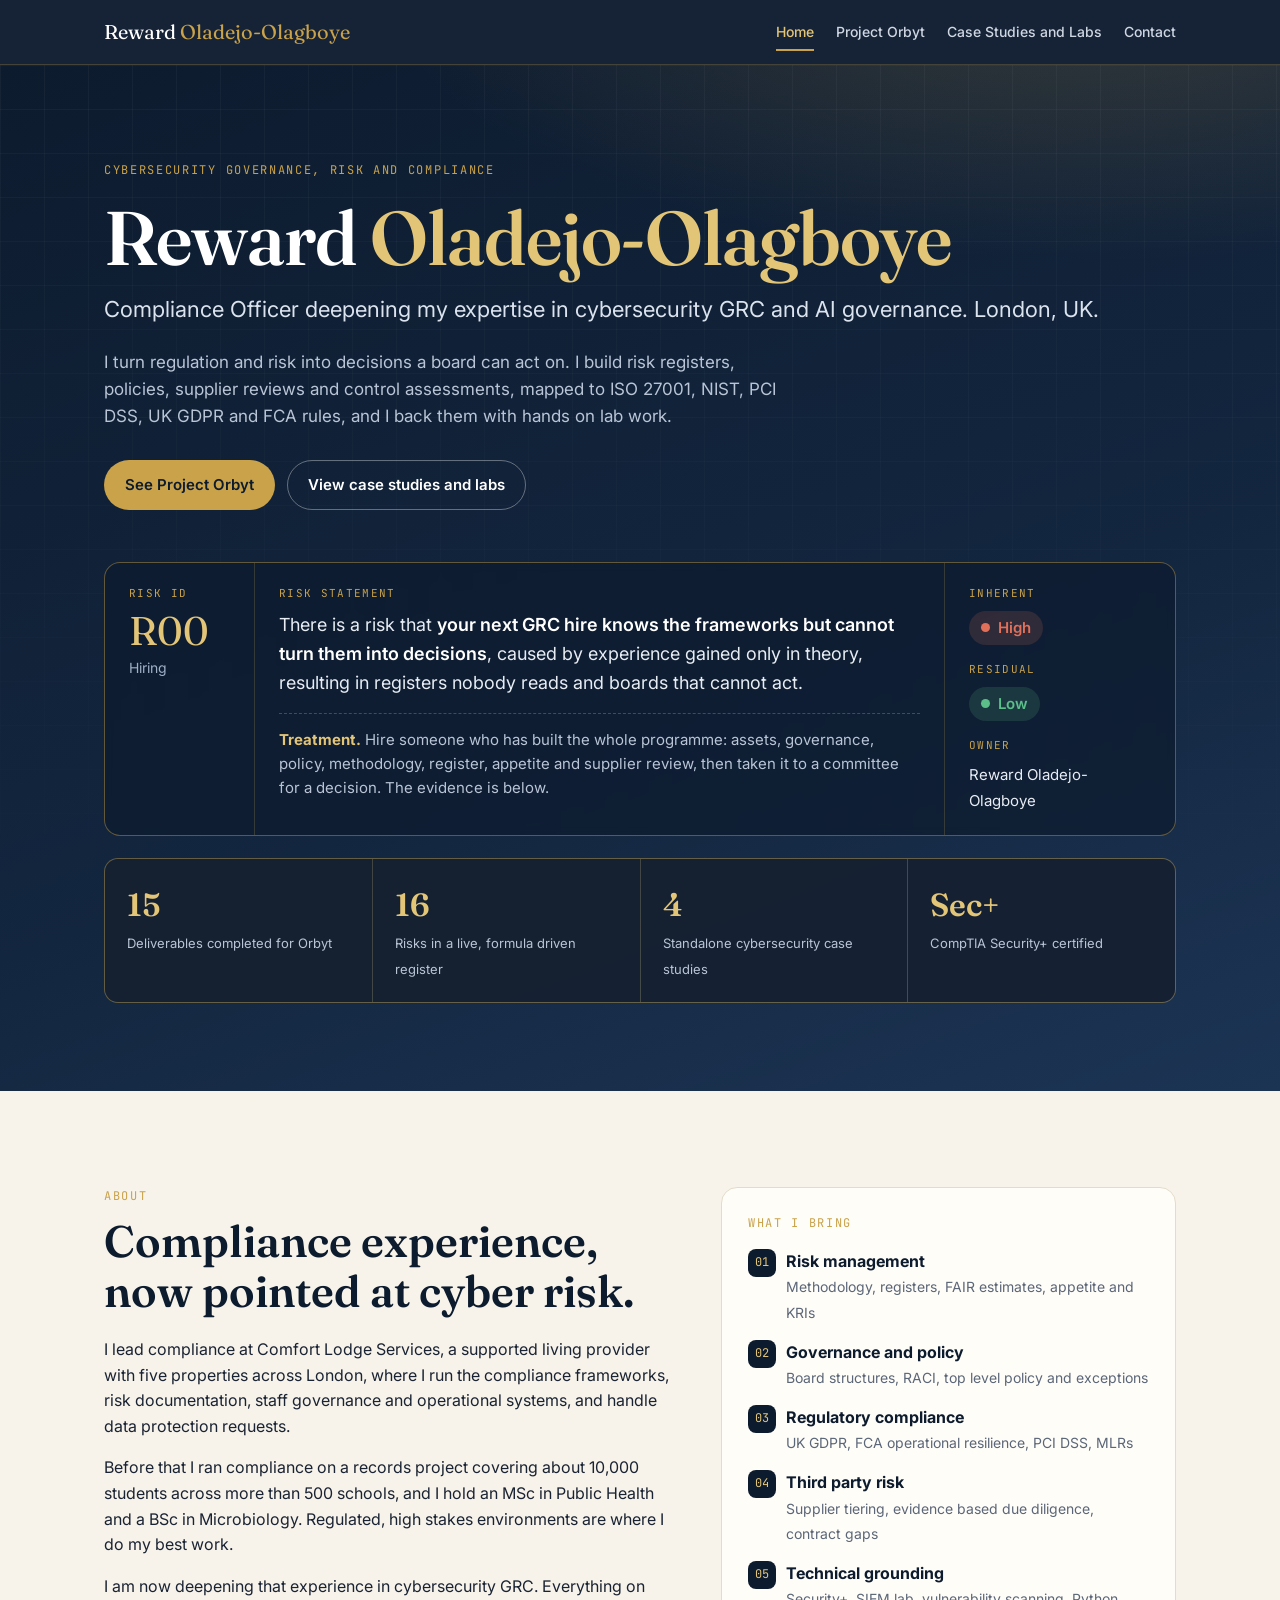
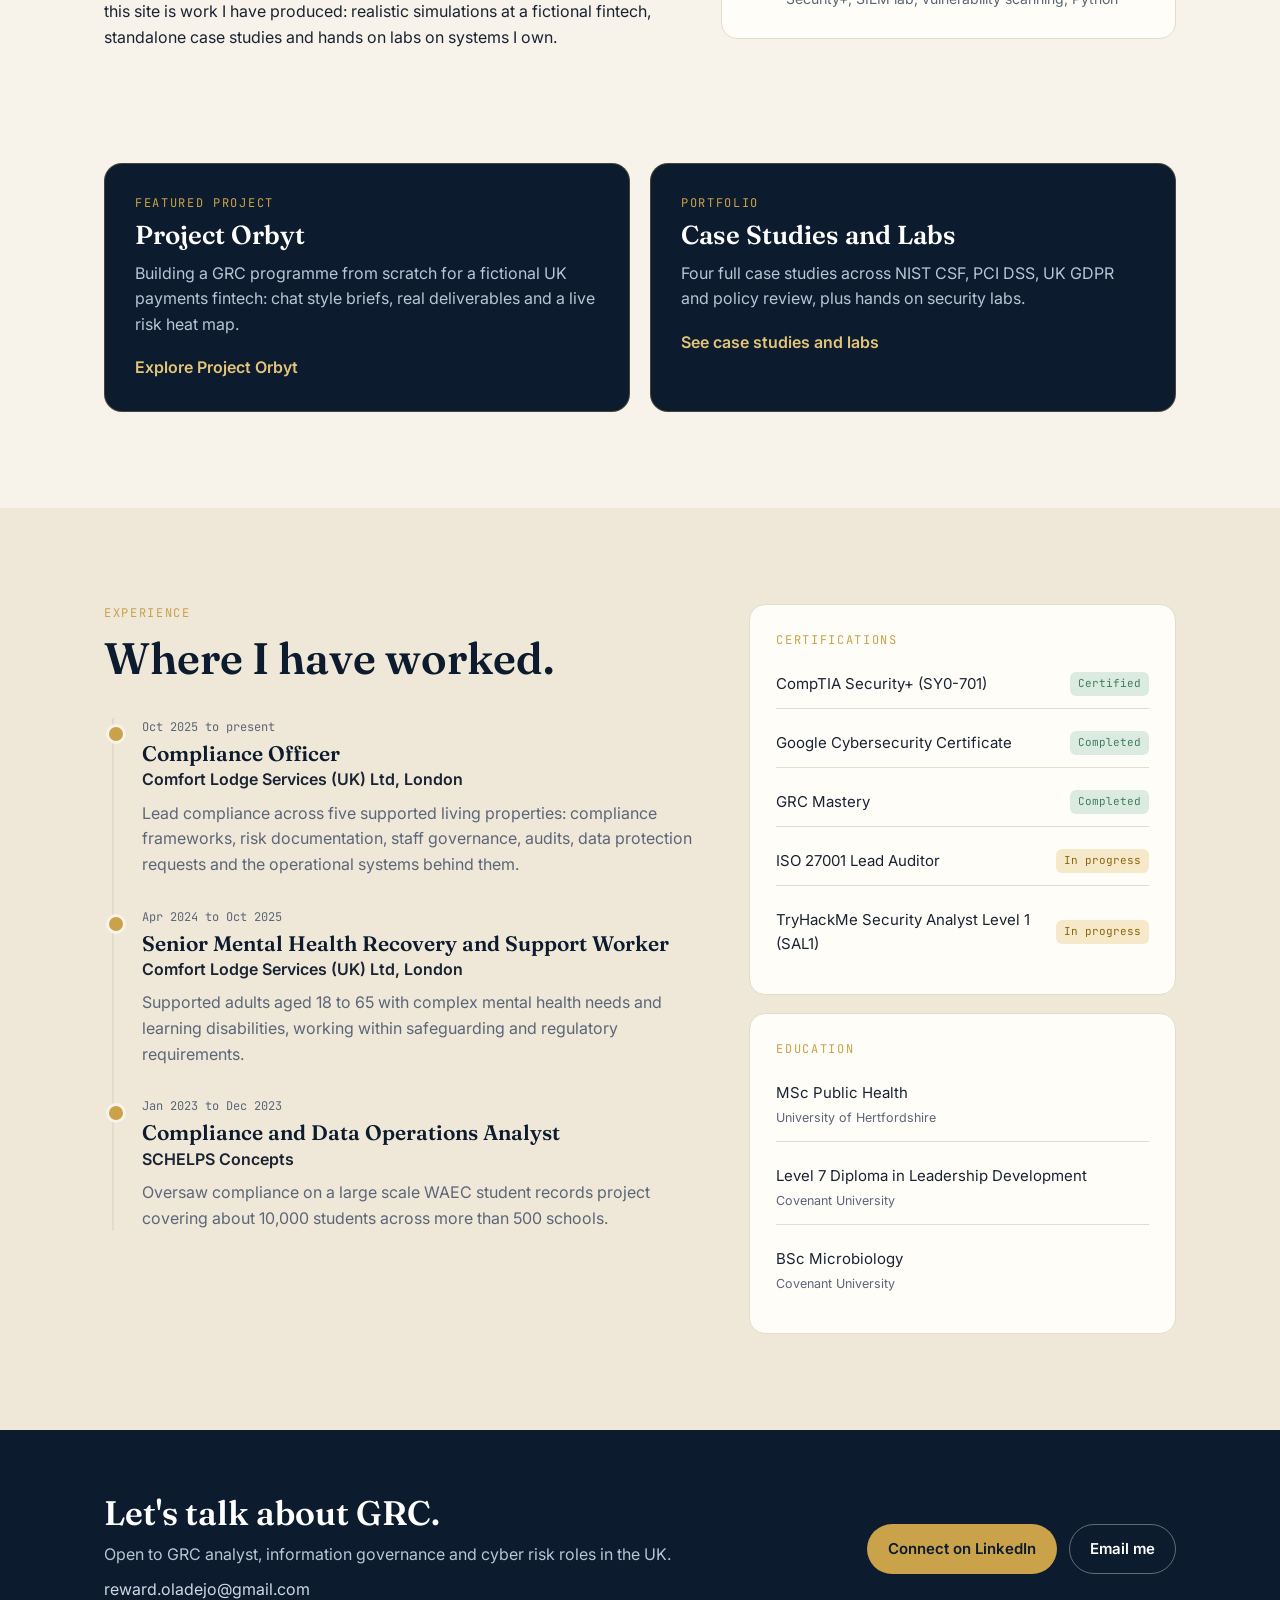
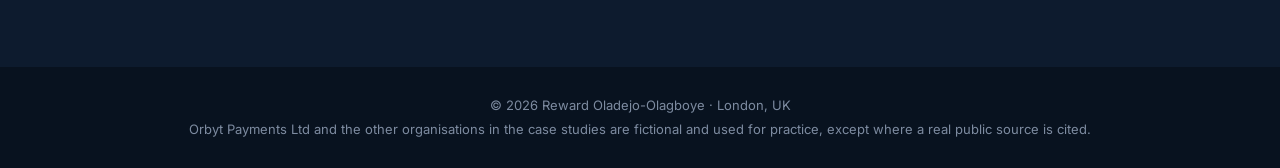
<file: index.html>
<!DOCTYPE html>
<html lang="en-GB">
<head>
<meta charset="utf-8">
<meta name="viewport" content="width=device-width, initial-scale=1">
<title>Reward Oladejo-Olagboye (Reward Olagboye) | Cybersecurity GRC Portfolio</title>
<meta name="description" content="Cybersecurity governance, risk and compliance (GRC) and AI governance portfolio of Reward Oladejo-Olagboye (Reward Olagboye), London, UK. ISO 27001, NIST, PCI DSS, UK GDPR and FAIR risk work.">
<meta name="author" content="Reward Oladejo-Olagboye">
<link rel="canonical" href="https://rewardolagboye.github.io/">
<meta property="og:type" content="website">
<meta property="og:site_name" content="Reward Oladejo-Olagboye">
<meta property="og:title" content="Reward Oladejo-Olagboye (Reward Olagboye) | Cybersecurity GRC Portfolio">
<meta property="og:description" content="Cybersecurity governance, risk and compliance (GRC) and AI governance portfolio of Reward Oladejo-Olagboye (Reward Olagboye), London, UK. ISO 27001, NIST, PCI DSS, UK GDPR and FAIR risk work.">
<meta property="og:url" content="https://rewardolagboye.github.io/">
<meta property="og:image" content="https://rewardolagboye.github.io/og-image.jpg">
<meta property="og:image:width" content="1200">
<meta property="og:image:height" content="630">
<meta name="twitter:card" content="summary_large_image">
<link rel="preconnect" href="https://fonts.googleapis.com">
<link rel="preconnect" href="https://fonts.gstatic.com" crossorigin>
<link href="https://fonts.googleapis.com/css2?family=Fraunces:opsz,wght@9..144,500;9..144,600;9..144,700&family=Inter:wght@400;500;600&family=JetBrains+Mono:wght@500&display=swap" rel="stylesheet">
<link rel="stylesheet" href="assets/site.css">
<script type="application/ld+json">{"@context": "https://schema.org", "@type": "Person", "name": "Reward Oladejo-Olagboye", "alternateName": ["Reward Olagboye", "Reward Abimbola Oladejo-Olagboye"], "jobTitle": "Compliance Officer", "description": "Cybersecurity governance, risk and compliance (GRC) and AI governance, London, UK.", "url": "https://rewardolagboye.github.io/", "email": "mailto:reward.oladejo@gmail.com", "address": {"@type": "PostalAddress", "addressLocality": "London", "addressCountry": "GB"}, "sameAs": ["https://www.linkedin.com/in/reward-oladejo-olagboye-b707b9247"], "knowsAbout": ["Governance, risk and compliance", "ISO 27001", "NIST Cybersecurity Framework", "PCI DSS", "UK GDPR", "Risk management", "AI governance"]}</script>
</head>
<body>
<nav>
  <div class="wrap">
    <a class="brand" href="index.html">Reward <span>Oladejo-Olagboye</span></a>
    <button class="menu-btn" aria-expanded="false" aria-controls="links">Menu</button>
    <div class="links" id="links">
      <a href="index.html" class="on" aria-current="page">Home</a>
      <a href="project-orbyt.html">Project Orbyt</a>
      <a href="case-studies.html">Case Studies and Labs</a>
      <a href="contact.html">Contact</a>
    </div>
  </div>
</nav>
<main>
<header class="hero" id="top">
  <div class="wrap">
    <div class="eyebrow">Cybersecurity Governance, Risk and Compliance</div>
    <h1>Reward <em>Oladejo-Olagboye</em></h1>
    <p class="role">Compliance Officer deepening my expertise in cybersecurity GRC and AI governance. London, UK.</p>
    <p class="intro">I turn regulation and risk into decisions a board can act on. I build risk registers, policies, supplier reviews and control assessments, mapped to ISO 27001, NIST, PCI DSS, UK GDPR and FCA rules, and I back them with hands on lab work.</p>
    <div class="cta">
      <a class="btn gold" href="project-orbyt.html">See Project Orbyt</a>
      <a class="btn ghost" href="case-studies.html">View case studies and labs</a>
    </div>

    <div class="r00" aria-label="Risk register entry R00">
      <div><span class="rlab">Risk ID</span><div class="rid">R00</div><div class="cat">Hiring</div></div>
      <div>
        <span class="rlab">Risk statement</span>
        <p class="stmt">There is a risk that <b>your next GRC hire knows the frameworks but cannot turn them into decisions</b>, caused by experience gained only in theory, resulting in registers nobody reads and boards that cannot act.</p>
        <p class="treat"><b>Treatment.</b> Hire someone who has built the whole programme: assets, governance, policy, methodology, register, appetite and supplier review, then taken it to a committee for a decision. The evidence is below.</p>
      </div>
      <div class="scores">
        <div><span class="rlab">Inherent</span><span class="pill p-red">High</span></div>
        <div><span class="rlab">Residual</span><span class="pill p-red" id="residual"><span class="t">High</span></span></div>
        <div><span class="rlab">Owner</span><span class="owner">Reward Oladejo-Olagboye</span></div>
      </div>
    </div>

    <div class="stats">
      <div class="stat"><b>15</b><span>Deliverables completed for Orbyt</span></div>
      <div class="stat"><b>16</b><span>Risks in a live, formula driven register</span></div>
      <div class="stat"><b>4</b><span>Standalone cybersecurity case studies</span></div>
      <div class="stat"><b>Sec+</b><span>CompTIA Security+ certified</span></div>
    </div>
  </div>
</header>
<section id="about">
  <div class="wrap about-grid">
    <div>
      <div class="eyebrow">About</div>
      <h2 style="margin:10px 0 20px">Compliance experience, now pointed at cyber risk.</h2>
      <p>I lead compliance at Comfort Lodge Services, a supported living provider with five properties across London, where I run the compliance frameworks, risk documentation, staff governance and operational systems, and handle data protection requests.</p>
      <p>Before that I ran compliance on a records project covering about 10,000 students across more than 500 schools, and I hold an MSc in Public Health and a BSc in Microbiology. Regulated, high stakes environments are where I do my best work.</p>
      <p>I am now deepening that experience in cybersecurity GRC. Everything on this site is work I have produced: realistic simulations at a fictional fintech, standalone case studies and hands on labs on systems I own.</p>
    </div>
    <div class="card">
      <div class="eyebrow" style="margin-bottom:16px">What I bring</div>
      <ul class="focus-list">
        <li><span class="dot">01</span><div><strong>Risk management</strong><small>Methodology, registers, FAIR estimates, appetite and KRIs</small></div></li>
        <li><span class="dot">02</span><div><strong>Governance and policy</strong><small>Board structures, RACI, top level policy and exceptions</small></div></li>
        <li><span class="dot">03</span><div><strong>Regulatory compliance</strong><small>UK GDPR, FCA operational resilience, PCI DSS, MLRs</small></div></li>
        <li><span class="dot">04</span><div><strong>Third party risk</strong><small>Supplier tiering, evidence based due diligence, contract gaps</small></div></li>
        <li><span class="dot">05</span><div><strong>Technical grounding</strong><small>Security+, SIEM lab, vulnerability scanning, Python</small></div></li>
      </ul>
    </div>
  </div>
</section>
<section id="explore" style="padding-top:0">
  <div class="wrap">
    <div class="explore">
      <a class="go" href="project-orbyt.html"><div class="eyebrow">Featured project</div><h3>Project Orbyt</h3><p>Building a GRC programme from scratch for a fictional UK payments fintech: chat style briefs, real deliverables and a live risk heat map.</p><span class="arrow">Explore Project Orbyt</span></a>
      <a class="go" href="case-studies.html"><div class="eyebrow">Portfolio</div><h3>Case Studies and Labs</h3><p>Four full case studies across NIST CSF, PCI DSS, UK GDPR and policy review, plus hands on security labs.</p><span class="arrow">See case studies and labs</span></a>
    </div>
  </div>
</section>
<section id="experience">
  <div class="wrap exp-grid">
    <div>
      <div class="eyebrow">Experience</div>
      <h2 style="margin:10px 0 34px">Where I have worked.</h2>
      <div class="timeline">
        <div class="job"><div class="when">Oct 2025 to present</div><h3>Compliance Officer</h3><div class="org">Comfort Lodge Services (UK) Ltd, London</div><p>Lead compliance across five supported living properties: compliance frameworks, risk documentation, staff governance, audits, data protection requests and the operational systems behind them.</p></div>
        <div class="job"><div class="when">Apr 2024 to Oct 2025</div><h3>Senior Mental Health Recovery and Support Worker</h3><div class="org">Comfort Lodge Services (UK) Ltd, London</div><p>Supported adults aged 18 to 65 with complex mental health needs and learning disabilities, working within safeguarding and regulatory requirements.</p></div>
        <div class="job"><div class="when">Jan 2023 to Dec 2023</div><h3>Compliance and Data Operations Analyst</h3><div class="org">SCHELPS Concepts</div><p>Oversaw compliance on a large scale WAEC student records project covering about 10,000 students across more than 500 schools.</p></div>
      </div>
    </div>
    <div>
      <div class="card">
        <div class="eyebrow" style="margin-bottom:10px">Certifications</div>
        <div class="cred">
          <div><span>CompTIA Security+ (SY0-701)</span><span class="st ok">Certified</span></div>
          <div><span>Google Cybersecurity Certificate</span><span class="st ok">Completed</span></div>
          <div><span>GRC Mastery</span><span class="st ok">Completed</span></div>
          <div><span>ISO 27001 Lead Auditor</span><span class="st prog">In progress</span></div>
          <div><span>TryHackMe Security Analyst Level 1 (SAL1)</span><span class="st prog">In progress</span></div>
        </div>
      </div>
      <div class="card" style="margin-top:18px">
        <div class="eyebrow" style="margin-bottom:10px">Education</div>
        <div class="cred">
          <div><span>MSc Public Health<br><small style="color:var(--muted)">University of Hertfordshire</small></span></div>
          <div><span>Level 7 Diploma in Leadership Development<br><small style="color:var(--muted)">Covenant University</small></span></div>
          <div><span>BSc Microbiology<br><small style="color:var(--muted)">Covenant University</small></span></div>
        </div>
      </div>
    </div>
  </div>
</section>
</main>
<section class="contact-band" aria-label="Contact">
  <div class="wrap row">
    <div>
      <h2>Let's talk about GRC.</h2>
      <p>Open to GRC analyst, information governance and cyber risk roles in the UK.</p>
      <p class="mail">reward.oladejo@gmail.com</p>
    </div>
    <div class="cta">
      <a class="btn gold" href="https://www.linkedin.com/in/reward-oladejo-olagboye-b707b9247">Connect on LinkedIn</a>
      <a class="btn ghost" href="mailto:reward.oladejo@gmail.com">Email me</a>
    </div>
  </div>
</section>
<footer>
  <div class="wrap">
    <p>© 2026 Reward Oladejo-Olagboye · London, UK</p>
    <p>Orbyt Payments Ltd and the other organisations in the case studies are fictional and used for practice, except where a real public source is cited.</p>
  </div>
</footer>
<div class="pv" id="pv" role="dialog" aria-modal="true" aria-labelledby="pv-title">
  <div class="pv-box">
    <div class="pv-top"><b id="pv-title"></b><div class="acts"><a id="pv-new" href="#" target="_blank" rel="noopener">Open in new tab</a><button class="x" id="pv-close">Close</button></div></div>
    <iframe id="pv-frame" title="Document viewer"></iframe>
  </div>
</div>
<script src="assets/site.js"></script>
<script>
/* R00 is treated: residual moves from High to Low */
const res=document.getElementById('residual');
const reduce=window.matchMedia&&matchMedia('(prefers-reduced-motion: reduce)').matches;
function treat(){res.className='pill p-green';res.querySelector('.t').textContent='Low'}
if(reduce)treat();else setTimeout(treat,1600);
</script>
</body>
</html>
</file>
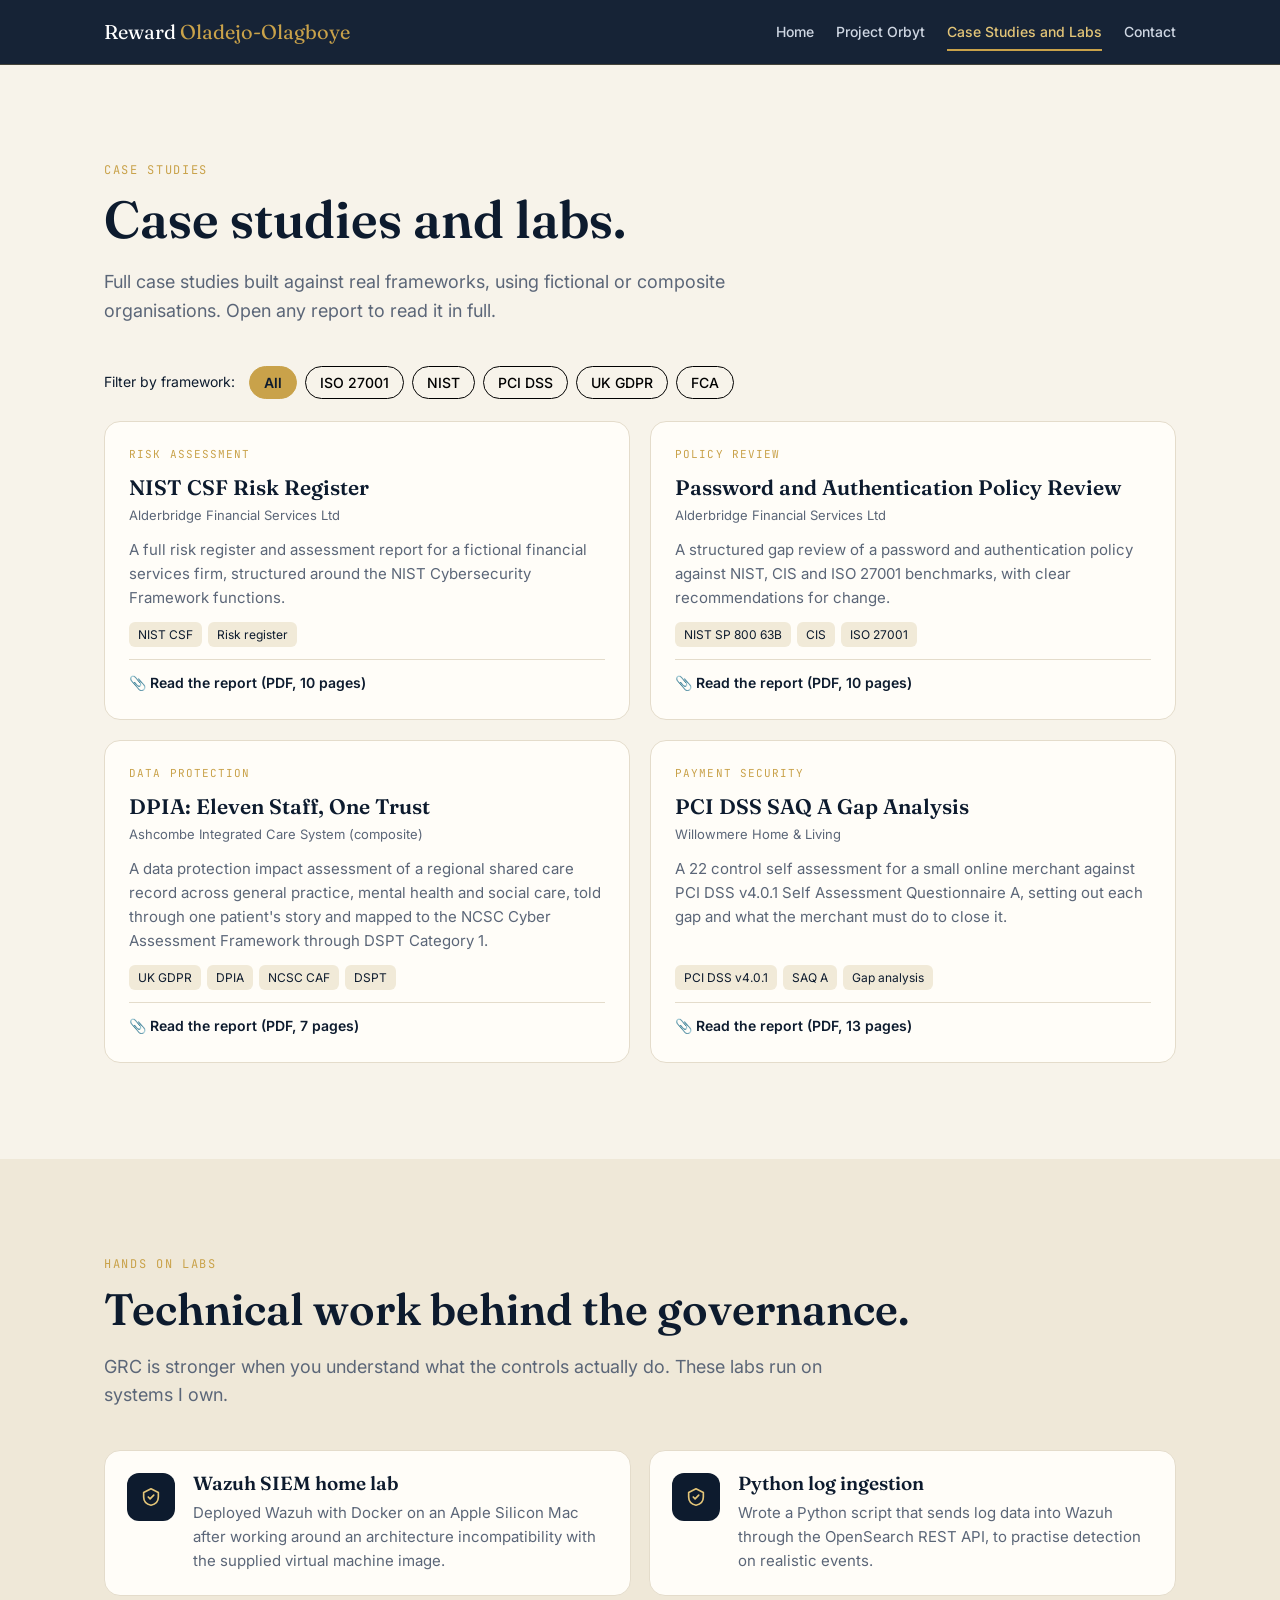
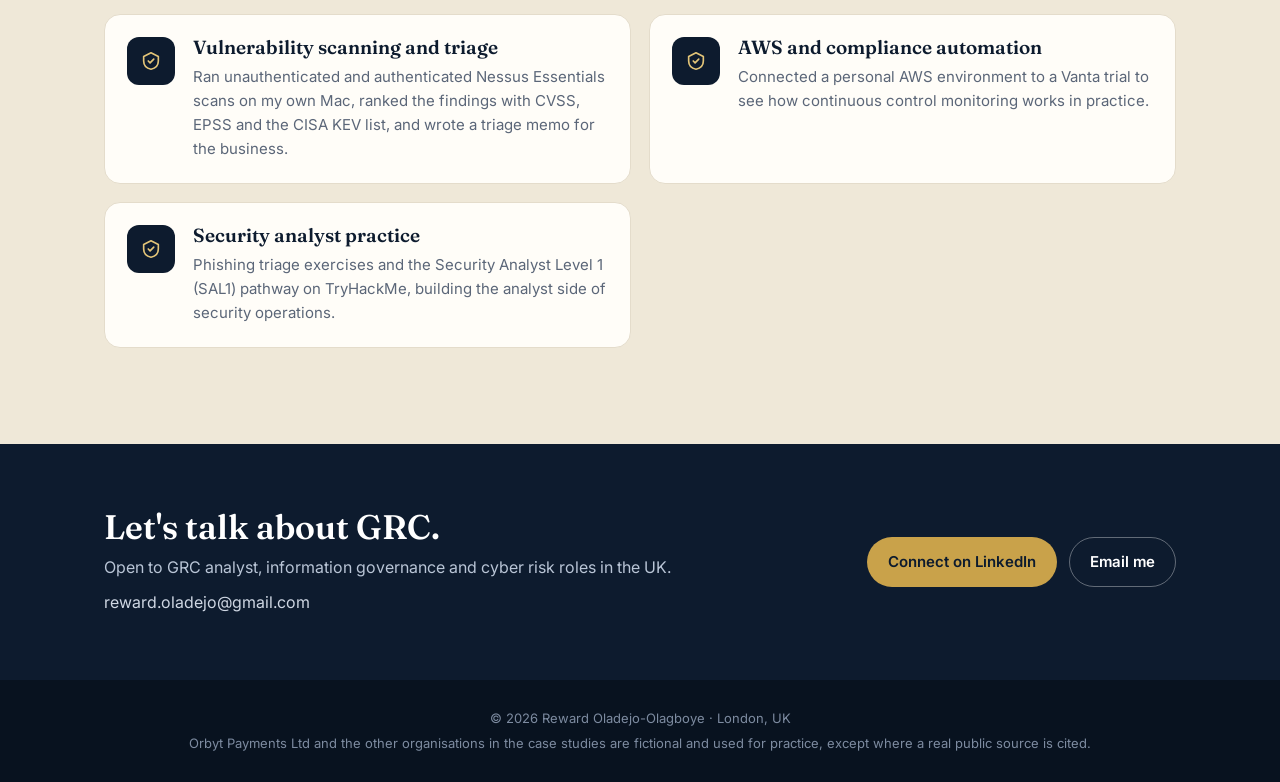
<file: case-studies.html>
<!DOCTYPE html>
<html lang="en-GB">
<head>
<meta charset="utf-8">
<meta name="viewport" content="width=device-width, initial-scale=1">
<title>Case Studies and Labs | Reward Oladejo-Olagboye</title>
<meta name="description" content="Cybersecurity GRC case studies by Reward Oladejo-Olagboye: NIST CSF risk register, password policy review, DPIA mapped to the NCSC CAF, PCI DSS SAQ A gap analysis, plus hands on security labs.">
<meta name="author" content="Reward Oladejo-Olagboye">
<link rel="canonical" href="https://rewardolagboye.github.io/case-studies.html">
<meta property="og:type" content="website">
<meta property="og:site_name" content="Reward Oladejo-Olagboye">
<meta property="og:title" content="Case Studies and Labs | Reward Oladejo-Olagboye">
<meta property="og:description" content="Cybersecurity GRC case studies by Reward Oladejo-Olagboye: NIST CSF risk register, password policy review, DPIA mapped to the NCSC CAF, PCI DSS SAQ A gap analysis, plus hands on security labs.">
<meta property="og:url" content="https://rewardolagboye.github.io/case-studies.html">
<meta property="og:image" content="https://rewardolagboye.github.io/og-image.jpg">
<meta property="og:image:width" content="1200">
<meta property="og:image:height" content="630">
<meta name="twitter:card" content="summary_large_image">
<link rel="preconnect" href="https://fonts.googleapis.com">
<link rel="preconnect" href="https://fonts.gstatic.com" crossorigin>
<link href="https://fonts.googleapis.com/css2?family=Fraunces:opsz,wght@9..144,500;9..144,600;9..144,700&family=Inter:wght@400;500;600&family=JetBrains+Mono:wght@500&display=swap" rel="stylesheet">
<link rel="stylesheet" href="assets/site.css">
</head>
<body>
<nav>
  <div class="wrap">
    <a class="brand" href="index.html">Reward <span>Oladejo-Olagboye</span></a>
    <button class="menu-btn" aria-expanded="false" aria-controls="links">Menu</button>
    <div class="links" id="links">
      <a href="index.html">Home</a>
      <a href="project-orbyt.html">Project Orbyt</a>
      <a href="case-studies.html" class="on" aria-current="page">Case Studies and Labs</a>
      <a href="contact.html">Contact</a>
    </div>
  </div>
</nav>
<main>
<section id="work">
  <div class="wrap">
    <div class="head">
      <div class="eyebrow">Case Studies</div>
      <h1 style="font-size:clamp(34px,5vw,52px);color:var(--navy);margin:10px 0 14px">Case studies and labs.</h1>
      <p class="lead">Full case studies built against real frameworks, using fictional or composite organisations. Open any report to read it in full.</p>
    </div>
    <div class="fbar" id="fbar-c"></div>
    <div class="grid3" id="cases"></div>
  </div>
</section>
<section id="labs">
  <div class="wrap">
    <div class="head">
      <div class="eyebrow">Hands on Labs</div>
      <h2>Technical work behind the governance.</h2>
      <p class="lead">GRC is stronger when you understand what the controls actually do. These labs run on systems I own.</p>
    </div>
    <div class="grid2" id="lablist"></div>
  </div>
</section>
</main>
<section class="contact-band" aria-label="Contact">
  <div class="wrap row">
    <div>
      <h2>Let's talk about GRC.</h2>
      <p>Open to GRC analyst, information governance and cyber risk roles in the UK.</p>
      <p class="mail">reward.oladejo@gmail.com</p>
    </div>
    <div class="cta">
      <a class="btn gold" href="https://www.linkedin.com/in/reward-oladejo-olagboye-b707b9247">Connect on LinkedIn</a>
      <a class="btn ghost" href="mailto:reward.oladejo@gmail.com">Email me</a>
    </div>
  </div>
</section>
<footer>
  <div class="wrap">
    <p>© 2026 Reward Oladejo-Olagboye · London, UK</p>
    <p>Orbyt Payments Ltd and the other organisations in the case studies are fictional and used for practice, except where a real public source is cited.</p>
  </div>
</footer>
<div class="pv" id="pv" role="dialog" aria-modal="true" aria-labelledby="pv-title">
  <div class="pv-box">
    <div class="pv-top"><b id="pv-title"></b><div class="acts"><a id="pv-new" href="#" target="_blank" rel="noopener">Open in new tab</a><button class="x" id="pv-close">Close</button></div></div>
    <iframe id="pv-frame" title="Document viewer"></iframe>
  </div>
</div>
<script src="assets/site.js"></script>
<script>
const esc=s=>s.replace(/[&<>"]/g,c=>({"&":"&amp;","<":"&lt;",">":"&gt;",'"':"&quot;"}[c]));
const CASES=[
 {k:"Risk Assessment",t:"NIST CSF Risk Register",org:"Alderbridge Financial Services Ltd",d:"A full risk register and assessment report for a fictional financial services firm, structured around the NIST Cybersecurity Framework functions.",tags:["NIST CSF","Risk register"],f:"NIST CSF Risk Register and Assessment Report.pdf",pg:10},
 {k:"Policy Review",t:"Password and Authentication Policy Review",org:"Alderbridge Financial Services Ltd",d:"A structured gap review of a password and authentication policy against NIST, CIS and ISO 27001 benchmarks, with clear recommendations for change.",tags:["NIST SP 800 63B","CIS","ISO 27001"],f:"Password and Authentication Policy Review.pdf",pg:10},
 {k:"Data Protection",t:"DPIA: Eleven Staff, One Trust",org:"Ashcombe Integrated Care System (composite)",d:"A data protection impact assessment of a regional shared care record across general practice, mental health and social care, told through one patient's story and mapped to the NCSC Cyber Assessment Framework through DSPT Category 1.",tags:["UK GDPR","DPIA","NCSC CAF","DSPT"],f:"DPIA Shared Care Record NCSC CAF.pdf",pg:7},
 {k:"Payment Security",t:"PCI DSS SAQ A Gap Analysis",org:"Willowmere Home & Living",d:"A 22 control self assessment for a small online merchant against PCI DSS v4.0.1 Self Assessment Questionnaire A, setting out each gap and what the merchant must do to close it.",tags:["PCI DSS v4.0.1","SAQ A","Gap analysis"],f:"PCI DSS SAQ A Gap Analysis.pdf",pg:13}
];
document.getElementById('cases').innerHTML=CASES.map(c=>`<article class="cs"><div class="kind">${esc(c.k)}</div><h3>${esc(c.t)}</h3>${c.org?`<div style="font-size:13px;color:var(--muted);margin-top:-6px">${esc(c.org)}</div>`:''}<p>${esc(c.d)}</p><div class="tags">${c.tags.map(x=>`<span class="tag">${esc(x)}</span>`).join('')}</div><a class="more" href="docs/${encodeURIComponent(c.f)}">📎 Read the report (PDF, ${c.pg} pages)</a></article>`).join('');

const ICON='<svg width="22" height="22" viewBox="0 0 24 24" fill="none" stroke="#e3c578" stroke-width="1.8" stroke-linecap="round" stroke-linejoin="round"><path d="M12 3l8 4v5c0 5-3.5 8-8 9-4.5-1-8-4-8-9V7z"/><path d="M9 12l2 2 4-4"/></svg>';
const LABS=[
 {t:"Wazuh SIEM home lab",d:"Deployed Wazuh with Docker on an Apple Silicon Mac after working around an architecture incompatibility with the supplied virtual machine image."},
 {t:"Python log ingestion",d:"Wrote a Python script that sends log data into Wazuh through the OpenSearch REST API, to practise detection on realistic events."},
 {t:"Vulnerability scanning and triage",d:"Ran unauthenticated and authenticated Nessus Essentials scans on my own Mac, ranked the findings with CVSS, EPSS and the CISA KEV list, and wrote a triage memo for the business."},
 {t:"AWS and compliance automation",d:"Connected a personal AWS environment to a Vanta trial to see how continuous control monitoring works in practice."},
 {t:"Security analyst practice",d:"Phishing triage exercises and the Security Analyst Level 1 (SAL1) pathway on TryHackMe, building the analyst side of security operations."}
];
document.getElementById('lablist').innerHTML=LABS.map(l=>`<div class="lab"><div class="ico">${ICON}</div><div><h3>${esc(l.t)}</h3><p>${esc(l.d)}</p></div></div>`).join('');


const FW=[["ISO 27001",/ISO 27001|Annex A|ISMS/i],["NIST",/NIST/i],["PCI DSS",/PCI DSS/i],["UK GDPR",/UK GDPR|GDPR|DPIA/i],["FCA",/FCA|PS26/i]];
function fwMatch(text,k){return FW[k][1].test(text)}
function fwBar(el,onPick){
  let cur=-1;
  const all=document.createElement('button');all.className='fbtn';all.textContent='All';all.setAttribute('aria-pressed','true');
  const lbl=document.createElement('span');lbl.className='lbl';lbl.textContent='Filter by framework:';el.append(lbl,all);
  const btns=FW.map((f,k)=>{const b=document.createElement('button');b.className='fbtn';b.textContent=f[0];b.setAttribute('aria-pressed','false');el.appendChild(b);b.onclick=()=>set(k);return b});
  all.onclick=()=>set(-1);
  function set(k){cur=(cur===k?-1:k);all.setAttribute('aria-pressed',cur<0);btns.forEach((b,i)=>b.setAttribute('aria-pressed',i===cur));onPick(cur)}
}

fwBar(document.getElementById('fbar-c'),k=>{document.querySelectorAll('#cases .cs').forEach((el,i)=>{const c=CASES[i];const hit=k>=0&&fwMatch([c.t,c.d,c.tags.join(' ')].join(' '),k);el.classList.toggle('hit',hit);el.classList.toggle('dim',k>=0&&!hit)})});
</script>
</body>
</html>
</file>
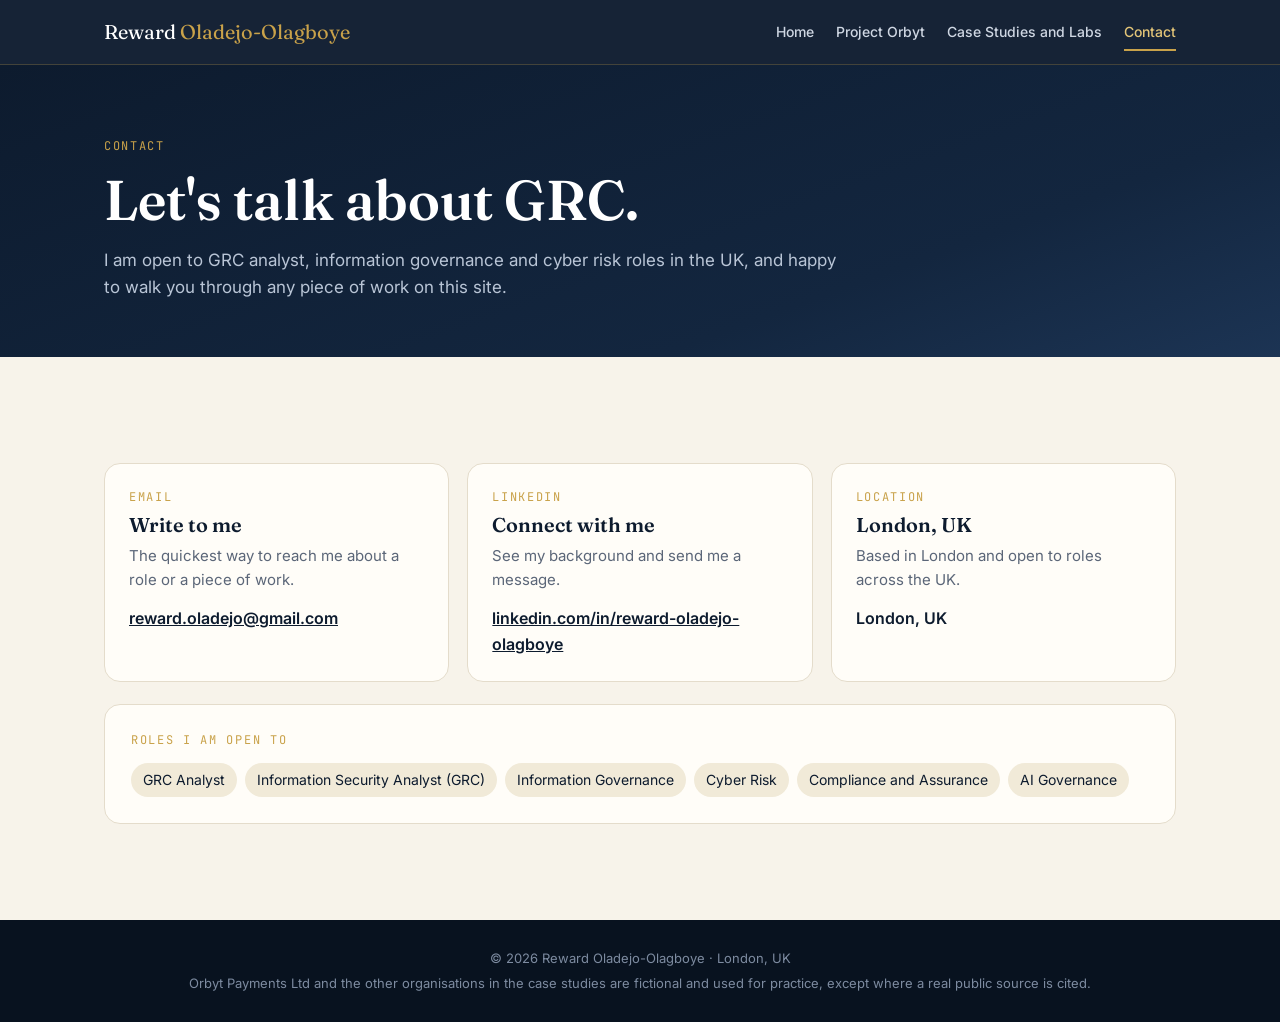
<file: contact.html>
<!DOCTYPE html>
<html lang="en-GB">
<head>
<meta charset="utf-8">
<meta name="viewport" content="width=device-width, initial-scale=1">
<title>Contact | Reward Oladejo-Olagboye</title>
<meta name="description" content="Contact Reward Oladejo-Olagboye about GRC analyst, information governance and cyber risk roles in the UK.">
<meta name="author" content="Reward Oladejo-Olagboye">
<link rel="canonical" href="https://rewardolagboye.github.io/contact.html">
<meta property="og:type" content="website">
<meta property="og:site_name" content="Reward Oladejo-Olagboye">
<meta property="og:title" content="Contact | Reward Oladejo-Olagboye">
<meta property="og:description" content="Contact Reward Oladejo-Olagboye about GRC analyst, information governance and cyber risk roles in the UK.">
<meta property="og:url" content="https://rewardolagboye.github.io/contact.html">
<meta property="og:image" content="https://rewardolagboye.github.io/og-image.jpg">
<meta property="og:image:width" content="1200">
<meta property="og:image:height" content="630">
<meta name="twitter:card" content="summary_large_image">
<link rel="preconnect" href="https://fonts.googleapis.com">
<link rel="preconnect" href="https://fonts.gstatic.com" crossorigin>
<link href="https://fonts.googleapis.com/css2?family=Fraunces:opsz,wght@9..144,500;9..144,600;9..144,700&family=Inter:wght@400;500;600&family=JetBrains+Mono:wght@500&display=swap" rel="stylesheet">
<link rel="stylesheet" href="assets/site.css">
</head>
<body>
<nav>
  <div class="wrap">
    <a class="brand" href="index.html">Reward <span>Oladejo-Olagboye</span></a>
    <button class="menu-btn" aria-expanded="false" aria-controls="links">Menu</button>
    <div class="links" id="links">
      <a href="index.html">Home</a>
      <a href="project-orbyt.html">Project Orbyt</a>
      <a href="case-studies.html">Case Studies and Labs</a>
      <a href="contact.html" class="on" aria-current="page">Contact</a>
    </div>
  </div>
</nav>
<main>
<header class="page-hero">
  <div class="wrap">
    <div class="eyebrow">Contact</div>
    <h1>Let's talk about GRC.</h1>
    <p>I am open to GRC analyst, information governance and cyber risk roles in the UK, and happy to walk you through any piece of work on this site.</p>
  </div>
</header>
<section>
  <div class="wrap">
    <div class="ccards">
      <div class="ccard"><div class="eyebrow">Email</div><h3>Write to me</h3><p>The quickest way to reach me about a role or a piece of work.</p><a href="mailto:reward.oladejo@gmail.com">reward.oladejo@gmail.com</a></div>
      <div class="ccard"><div class="eyebrow">LinkedIn</div><h3>Connect with me</h3><p>See my background and send me a message.</p><a href="https://www.linkedin.com/in/reward-oladejo-olagboye-b707b9247">linkedin.com/in/reward-oladejo-olagboye</a></div>
      <div class="ccard"><div class="eyebrow">Location</div><h3>London, UK</h3><p>Based in London and open to roles across the UK.</p><span style="color:var(--navy);font-weight:600">London, UK</span></div>
    </div>
    <div class="card" style="margin-top:22px">
      <div class="eyebrow" style="margin-bottom:12px">Roles I am open to</div>
      <ul class="open-to"><li>GRC Analyst</li><li>Information Security Analyst (GRC)</li><li>Information Governance</li><li>Cyber Risk</li><li>Compliance and Assurance</li><li>AI Governance</li></ul>
    </div>
  </div>
</section>
</main>
<footer>
  <div class="wrap">
    <p>© 2026 Reward Oladejo-Olagboye · London, UK</p>
    <p>Orbyt Payments Ltd and the other organisations in the case studies are fictional and used for practice, except where a real public source is cited.</p>
  </div>
</footer>
<div class="pv" id="pv" role="dialog" aria-modal="true" aria-labelledby="pv-title">
  <div class="pv-box">
    <div class="pv-top"><b id="pv-title"></b><div class="acts"><a id="pv-new" href="#" target="_blank" rel="noopener">Open in new tab</a><button class="x" id="pv-close">Close</button></div></div>
    <iframe id="pv-frame" title="Document viewer"></iframe>
  </div>
</div>
<script src="assets/site.js"></script>
</body>
</html>
</file>
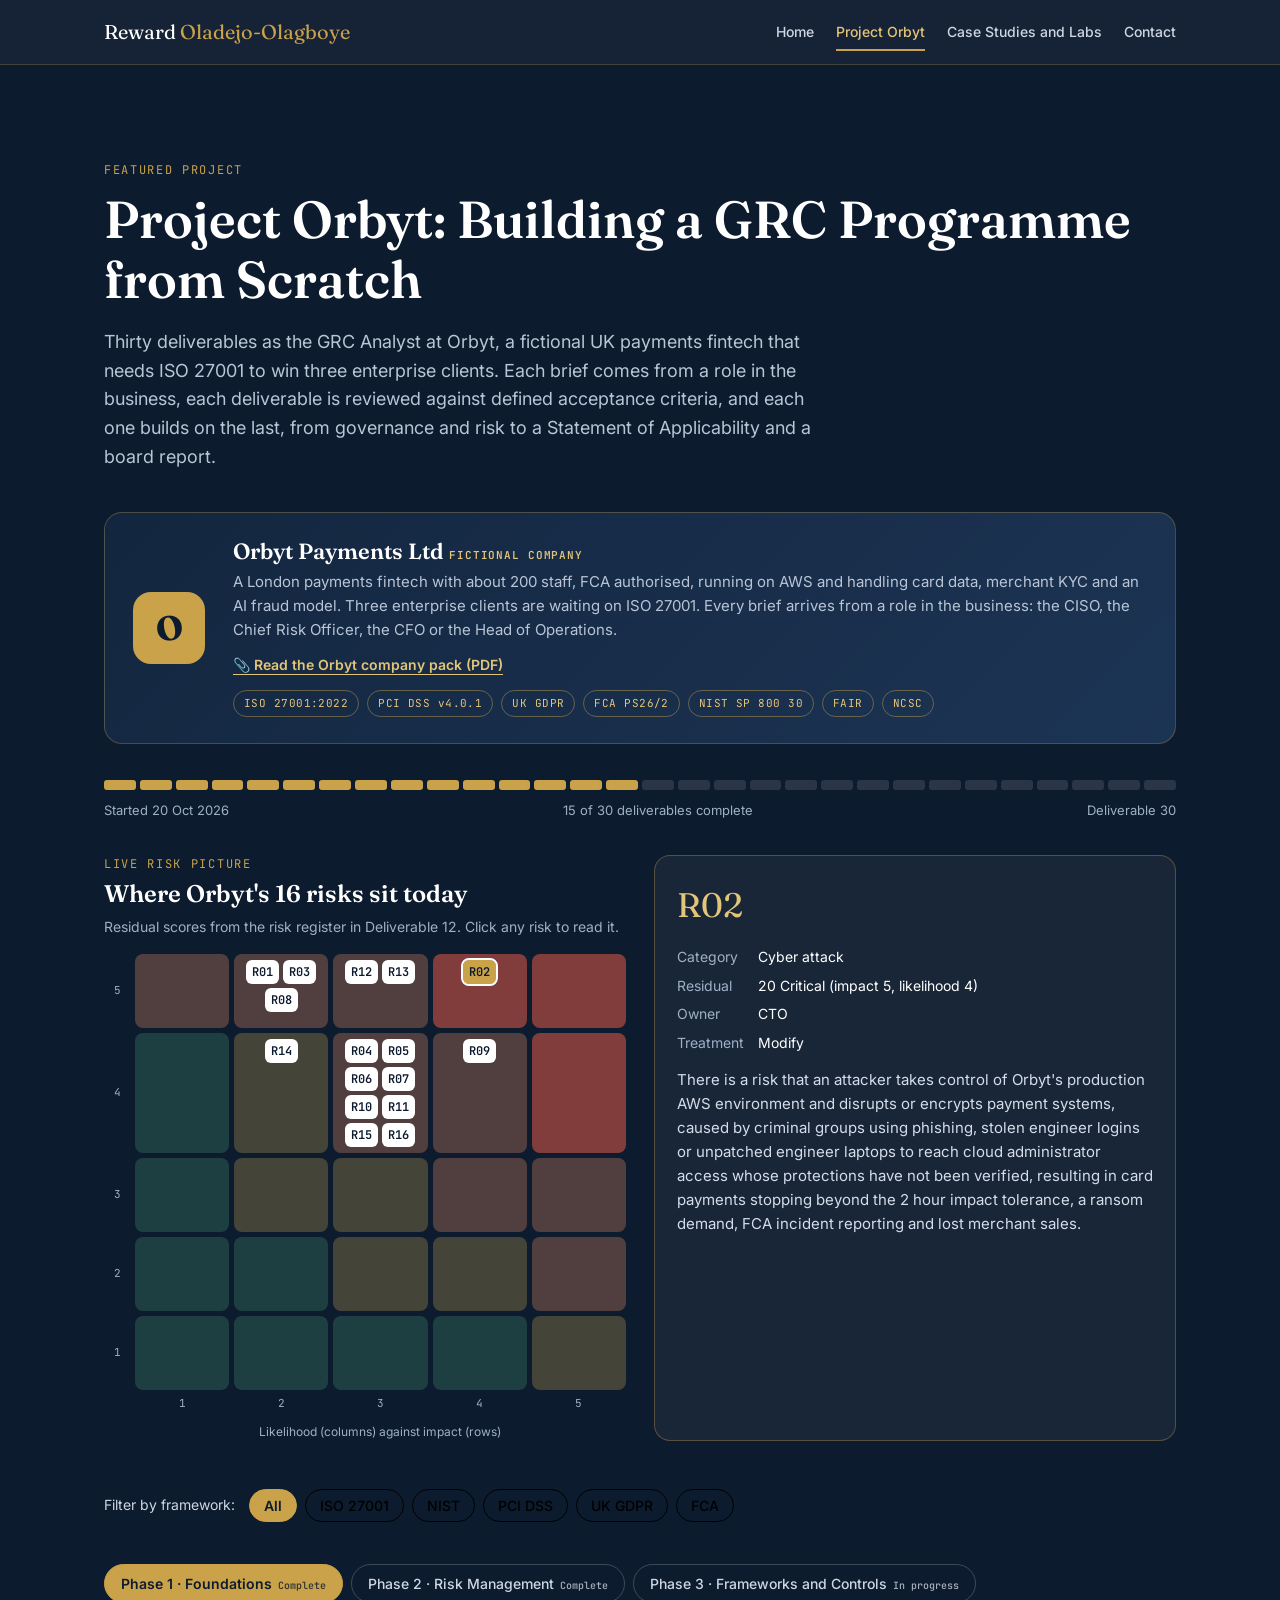
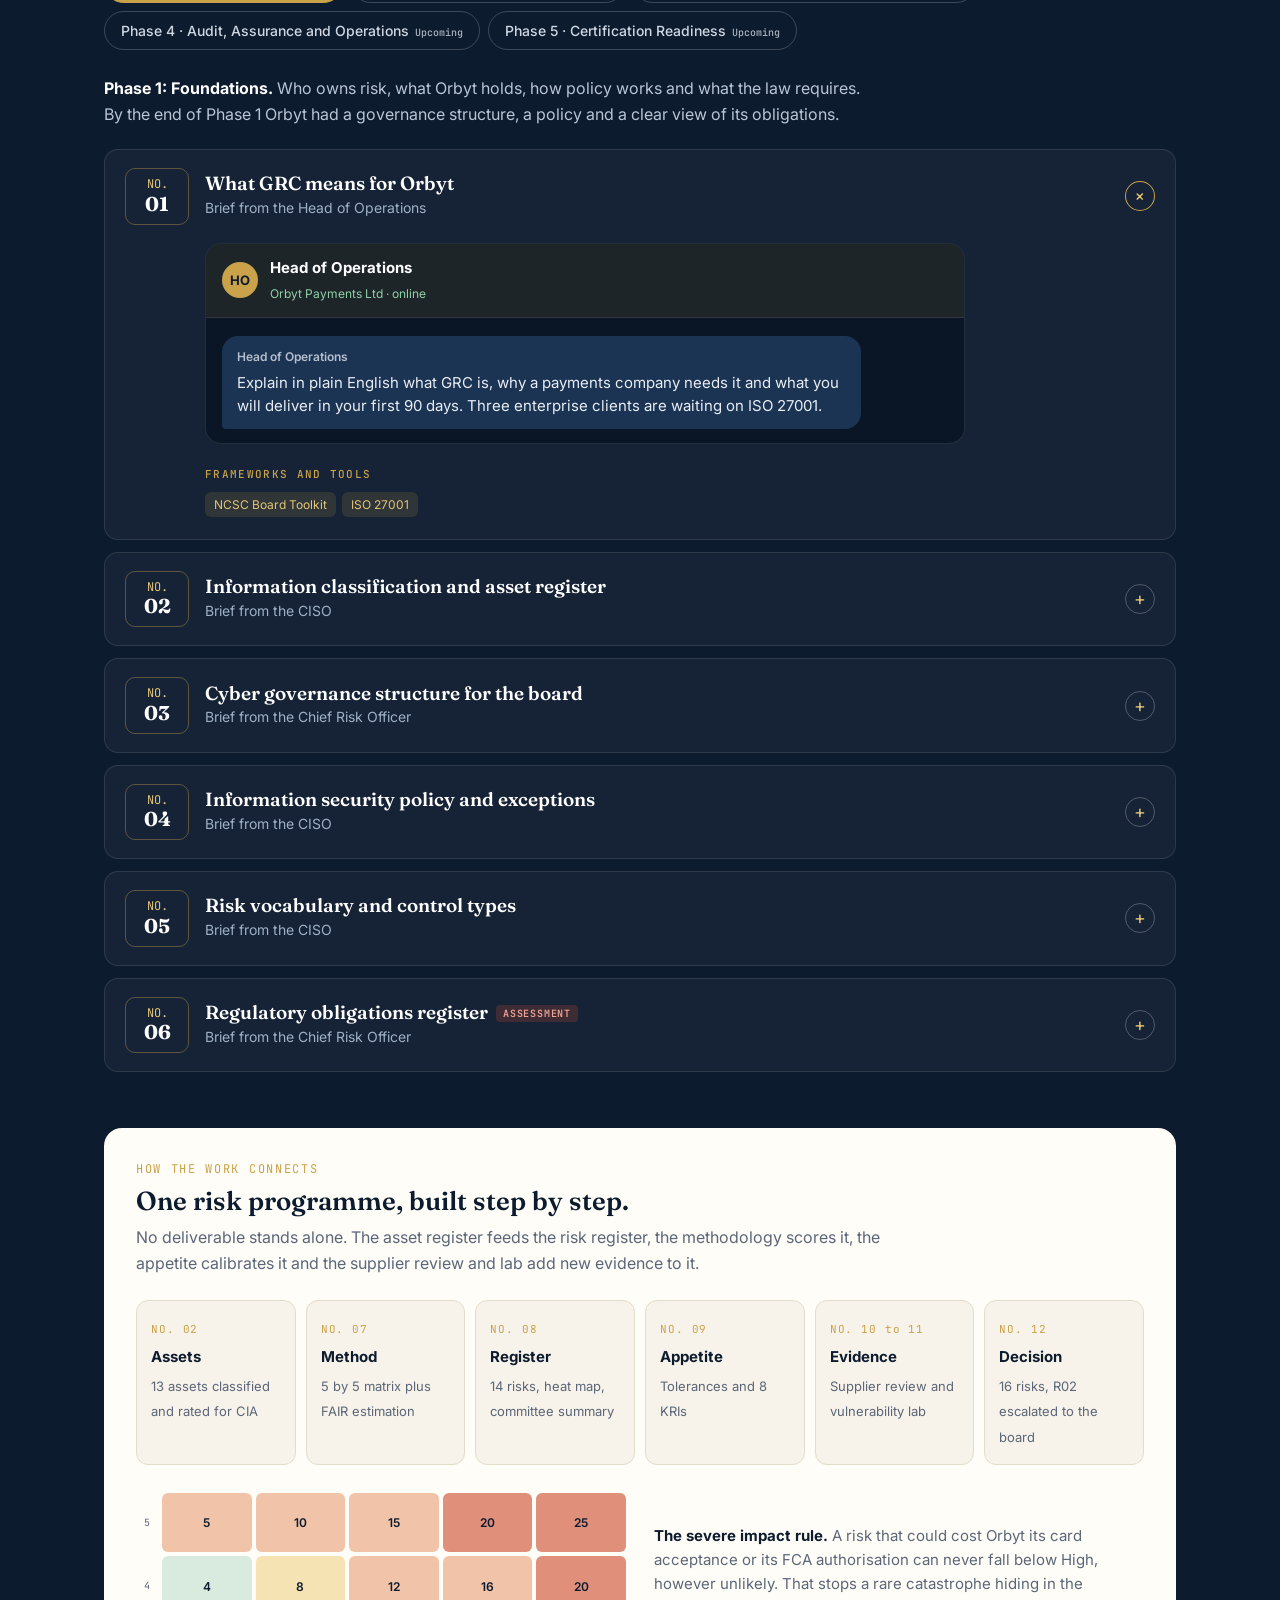
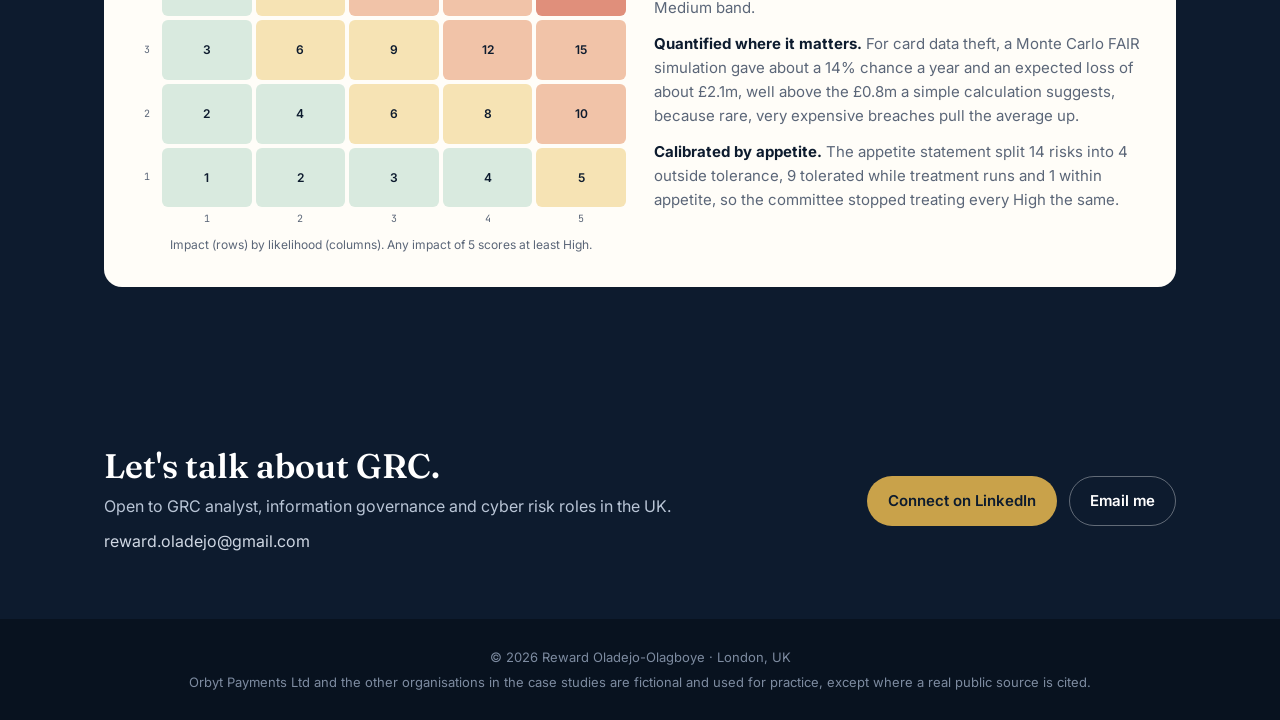
<file: project-orbyt.html>
<!DOCTYPE html>
<html lang="en-GB">
<head>
<meta charset="utf-8">
<meta name="viewport" content="width=device-width, initial-scale=1">
<title>Project Orbyt: Building a GRC Programme from Scratch | Reward Oladejo-Olagboye</title>
<meta name="description" content="Project Orbyt: thirty GRC deliverables for a fictional UK payments fintech, from governance and risk to ISO 27001, NIST CSF and board reporting. By Reward Oladejo-Olagboye.">
<meta name="author" content="Reward Oladejo-Olagboye">
<link rel="canonical" href="https://rewardolagboye.github.io/project-orbyt.html">
<meta property="og:type" content="website">
<meta property="og:site_name" content="Reward Oladejo-Olagboye">
<meta property="og:title" content="Project Orbyt: Building a GRC Programme from Scratch | Reward Oladejo-Olagboye">
<meta property="og:description" content="Project Orbyt: thirty GRC deliverables for a fictional UK payments fintech, from governance and risk to ISO 27001, NIST CSF and board reporting. By Reward Oladejo-Olagboye.">
<meta property="og:url" content="https://rewardolagboye.github.io/project-orbyt.html">
<meta property="og:image" content="https://rewardolagboye.github.io/og-image.jpg">
<meta property="og:image:width" content="1200">
<meta property="og:image:height" content="630">
<meta name="twitter:card" content="summary_large_image">
<link rel="preconnect" href="https://fonts.googleapis.com">
<link rel="preconnect" href="https://fonts.gstatic.com" crossorigin>
<link href="https://fonts.googleapis.com/css2?family=Fraunces:opsz,wght@9..144,500;9..144,600;9..144,700&family=Inter:wght@400;500;600&family=JetBrains+Mono:wght@500&display=swap" rel="stylesheet">
<link rel="stylesheet" href="assets/site.css">
</head>
<body>
<nav>
  <div class="wrap">
    <a class="brand" href="index.html">Reward <span>Oladejo-Olagboye</span></a>
    <button class="menu-btn" aria-expanded="false" aria-controls="links">Menu</button>
    <div class="links" id="links">
      <a href="index.html">Home</a>
      <a href="project-orbyt.html" class="on" aria-current="page">Project Orbyt</a>
      <a href="case-studies.html">Case Studies and Labs</a>
      <a href="contact.html">Contact</a>
    </div>
  </div>
</nav>
<main>
<section id="school">
  <div class="wrap">
    <div class="head">
      <div class="eyebrow">Featured project</div>
      <h1 style="font-size:clamp(34px,5vw,52px);color:#fff;margin:10px 0 14px">Project Orbyt: Building a GRC Programme from Scratch</h1>
      <p class="lead">Thirty deliverables as the GRC Analyst at Orbyt, a fictional UK payments fintech that needs ISO 27001 to win three enterprise clients. Each brief comes from a role in the business, each deliverable is reviewed against defined acceptance criteria, and each one builds on the last, from governance and risk to a Statement of Applicability and a board report.</p>
    </div>

    <div class="orbyt">
      <div class="orbyt-logo">O</div>
      <div>
        <h3>Orbyt Payments Ltd <span style="font-family:var(--mono);font-size:11px;color:var(--gold2);letter-spacing:.08em">FICTIONAL COMPANY</span></h3>
        <p>A London payments fintech with about 200 staff, FCA authorised, running on AWS and handling card data, merchant KYC and an AI fraud model. Three enterprise clients are waiting on ISO 27001. Every brief arrives from a role in the business: the CISO, the Chief Risk Officer, the CFO or the Head of Operations.</p>
        <a class="packlink" href="docs/Orbyt%20Company%20Pack.pdf">📎 Read the Orbyt company pack (PDF)</a>
        <div class="chips"><span class="chip">ISO 27001:2022</span><span class="chip">PCI DSS v4.0.1</span><span class="chip">UK GDPR</span><span class="chip">FCA PS26/2</span><span class="chip">NIST SP 800 30</span><span class="chip">FAIR</span><span class="chip">NCSC</span></div>
      </div>
    </div>

    <div class="progress" id="progress"></div>
    <div class="progress-label"><span>Started 20 Oct 2026</span><span id="progress-text"></span><span>Deliverable 30</span></div>

    <div class="live" id="live">
      <div>
        <div class="eyebrow">Live risk picture</div>
        <h3>Where Orbyt's 16 risks sit today</h3>
        <p class="note">Residual scores from the risk register in Deliverable 12. Click any risk to read it.</p>
        <div class="hm" id="hm" aria-label="Orbyt residual risk heat map"></div>
      </div>
      <div class="rdetail" id="rdetail" aria-live="polite"></div>
    </div>

    <div class="fbar" id="fbar-o"></div>
    <div class="fresults" id="fres" hidden></div>
    <div class="tabs" role="tablist" id="tabs"></div>
    <div id="term"></div>

    <div class="thread">
      <div class="eyebrow">How the work connects</div>
      <h3 style="margin-top:8px">One risk programme, built step by step.</h3>
      <p>No deliverable stands alone. The asset register feeds the risk register, the methodology scores it, the appetite calibrates it and the supplier review and lab add new evidence to it.</p>
      <div class="flow">
        <div class="step"><small>NO. 02</small><strong>Assets</strong><span>13 assets classified and rated for CIA</span></div>
        <div class="step"><small>NO. 07</small><strong>Method</strong><span>5 by 5 matrix plus FAIR estimation</span></div>
        <div class="step"><small>NO. 08</small><strong>Register</strong><span>14 risks, heat map, committee summary</span></div>
        <div class="step"><small>NO. 09</small><strong>Appetite</strong><span>Tolerances and 8 KRIs</span></div>
        <div class="step"><small>NO. 10 to 11</small><strong>Evidence</strong><span>Supplier review and vulnerability lab</span></div>
        <div class="step"><small>NO. 12</small><strong>Decision</strong><span>16 risks, R02 escalated to the board</span></div>
      </div>
      <div class="heat">
        <div>
          <div class="matrix" aria-label="Five by five risk matrix">
            <div class="axis">5</div><div class="cell h">5</div><div class="cell h">10</div><div class="cell h">15</div><div class="cell c">20</div><div class="cell c">25</div>
            <div class="axis">4</div><div class="cell l">4</div><div class="cell m">8</div><div class="cell h">12</div><div class="cell h">16</div><div class="cell c">20</div>
            <div class="axis">3</div><div class="cell l">3</div><div class="cell m">6</div><div class="cell m">9</div><div class="cell h">12</div><div class="cell h">15</div>
            <div class="axis">2</div><div class="cell l">2</div><div class="cell l">4</div><div class="cell m">6</div><div class="cell m">8</div><div class="cell h">10</div>
            <div class="axis">1</div><div class="cell l">1</div><div class="cell l">2</div><div class="cell l">3</div><div class="cell l">4</div><div class="cell m">5</div>
            <div></div><div class="axis">1</div><div class="axis">2</div><div class="axis">3</div><div class="axis">4</div><div class="axis">5</div>
          </div>
          <p style="font-size:12px;color:var(--muted);margin:8px 0 0;text-align:center">Impact (rows) by likelihood (columns). Any impact of 5 scores at least High.</p>
        </div>
        <div class="heat-note">
          <p><strong>The severe impact rule.</strong> A risk that could cost Orbyt its card acceptance or its FCA authorisation can never fall below High, however unlikely. That stops a rare catastrophe hiding in the Medium band.</p>
          <p><strong>Quantified where it matters.</strong> For card data theft, a Monte Carlo FAIR simulation gave about a 14% chance a year and an expected loss of about £2.1m, well above the £0.8m a simple calculation suggests, because rare, very expensive breaches pull the average up.</p>
          <p><strong>Calibrated by appetite.</strong> The appetite statement split 14 risks into 4 outside tolerance, 9 tolerated while treatment runs and 1 within appetite, so the committee stopped treating every High the same.</p>
        </div>
      </div>
    </div>
  </div>
</section>
</main>
<section class="contact-band" aria-label="Contact">
  <div class="wrap row">
    <div>
      <h2>Let's talk about GRC.</h2>
      <p>Open to GRC analyst, information governance and cyber risk roles in the UK.</p>
      <p class="mail">reward.oladejo@gmail.com</p>
    </div>
    <div class="cta">
      <a class="btn gold" href="https://www.linkedin.com/in/reward-oladejo-olagboye-b707b9247">Connect on LinkedIn</a>
      <a class="btn ghost" href="mailto:reward.oladejo@gmail.com">Email me</a>
    </div>
  </div>
</section>
<footer>
  <div class="wrap">
    <p>© 2026 Reward Oladejo-Olagboye · London, UK</p>
    <p>Orbyt Payments Ltd and the other organisations in the case studies are fictional and used for practice, except where a real public source is cited.</p>
  </div>
</footer>
<div class="pv" id="pv" role="dialog" aria-modal="true" aria-labelledby="pv-title">
  <div class="pv-box">
    <div class="pv-top"><b id="pv-title"></b><div class="acts"><a id="pv-new" href="#" target="_blank" rel="noopener">Open in new tab</a><button class="x" id="pv-close">Close</button></div></div>
    <iframe id="pv-frame" title="Document viewer"></iframe>
  </div>
</div>
<script src="assets/site.js"></script>
<script>
const TERMS=[
 {name:"Phase 1",title:"Foundations",state:"Complete",intro:"Who owns risk, what Orbyt holds, how policy works and what the law requires. By the end of Phase 1 Orbyt had a governance structure, a policy and a clear view of its obligations.",days:[
  {n:1,t:"What GRC means for Orbyt",from:"Head of Operations",brief:"Explain in plain English what GRC is, why a payments company needs it and what you will deliver in your first 90 days. Three enterprise clients are waiting on ISO 27001.",built:["One page plain English note, readable on a phone","A 90 day plan that leads from scope and a risk register towards ISO 27001"],tags:["NCSC Board Toolkit","ISO 27001"]},
  {n:2,t:"Information classification and asset register",from:"CISO",brief:"Card data, KYC documents and marketing lists all live side by side and nobody labels anything. Give us a classification scheme and a starter asset register.",built:["Four level scheme (Public, Internal, Confidential, Restricted) with storage, sharing, encryption and disposal rules","Register of 13 information assets with owners, locations and CIA ratings","Crown jewels identified, including which sit with suppliers","Five findings carried into the risk register, starting with suspicious activity reports on a shared drive"],tags:["ISO 27001 A.5.9 to A.5.13","UK GDPR","CIA triad"]},
  {n:3,t:"Cyber governance structure for the board",from:"Chief Risk Officer",brief:"The board wants to know who owns cyber risk. Nobody could answer. The CISO reports to the CTO, there is no security committee and no internal audit.",built:["Governance structure from the board down, with executive accountability for cyber formally assigned to the CEO","Board Risk Committee widened into an Audit and Risk Committee so internal audit reports independently","Security Committee terms of reference, chaired by the CEO, doubling as the ISO 27001 management review","Three lines mapping, a co sourced internal audit model and a RACI for six key activities"],tags:["Cyber Governance Code of Practice","Three lines model","RACI","ISO 27001 cl. 9.3"]},
  {n:4,t:"Information security policy and exceptions",from:"CISO",brief:"The auditor will want a top level policy approved by top management. And the first exception is already on my desk: the Head of Fraud wants to keep copying production data into the data science account.",built:["Two page, technology neutral policy covering all four clause 5.2 commitments, with document control","A list of 14 supporting topic policies that doubles as a gap list","Risk based exception process with approvers by risk level and maximum durations","Exception EX001: approve with conditions, gated on a card data scan, no route to the vault and a completed DPIA"],tags:["ISO 27001 cl. 5.2","UK GDPR purpose limitation","PCI DSS","ICO accountability"]},
  {n:5,t:"Risk vocabulary and control types",from:"CISO",brief:"Give the business a shared risk language and show how real risks map to controls.",built:["One page glossary of 12 terms, with risk and issue set side by side","Five model risk statements, each with a threat and vulnerability named separately","Controls tagged by type (preventive, detective, corrective, deterrent, compensating) and category, with ISO 27001 and PCI DSS references"],tags:["ISO 27005","Control types","ISO 27001 Annex A"]},
  {n:6,t:"Regulatory obligations register",from:"Chief Risk Officer",brief:"Every time the board asks what we are required to do on security, three people give three different answers. Build one view, set our priorities, and settle whether DORA applies to us.",built:["Obligations register with applicability, owner, evidence, key date and RAG status","Important business services with draft impact tolerances, including a 2 hour limit for card payments","FCA PS26/2 incident reporting researched: 4 hour reporting from 18 March 2027","Clear answer on DORA: not applicable to a UK only FCA firm, kept as a watch item"],tags:["FCA operational resilience","PS26/2","PCI DSS v4.0.1","UK GDPR","PECR","DORA"],test:true}
 ]},
 {name:"Phase 2",title:"Risk Management",state:"Complete",intro:"From method to decision. Phase 2 built Orbyt's risk programme end to end: how to score risk, the register itself, appetite and KRIs, supplier risk, vulnerability evidence and a committee ready decision.",days:[
  {n:7,t:"Risk assessment methodology",from:"Chief Risk Officer",brief:"Design how Orbyt scores risk, so every team rates it the same way.",built:["5 by 5 impact and likelihood matrix with defined scales and acceptance levels","A severe impact rule: an impact of 5 never scores below High","FAIR style quantitative estimate with a Monte Carlo simulation for card data theft: about a 14% chance a year and an expected loss of about £2.1m"],tags:["NIST SP 800 30","ISO 27005","FAIR","Monte Carlo"]},
  {n:8,t:"Risk register for the first Security Committee",from:"CISO",brief:"The methodology is approved. I want a real register on the table, not a template, and the committee needs to know exactly what to decide.",built:["Excel register of 14 risks across seven categories, one risk per statement with cause, event and impact","Inherent and residual scores driven by linked formulas, with a justification for each","Heat map of residual risk and a one page committee summary with the decisions required"],tags:["Risk register","Heat map","Excel","Treatment plans"]},
  {n:9,t:"Cyber risk appetite, KRIs and risk acceptance",from:"Chief Risk Officer",brief:"Thirteen Highs, so which of these are we actually comfortable with? Draft our cyber risk appetite for board approval.",built:["Board level appetite statement with an appetite level and measurable tolerances for each category","Calibration that split the register into outside tolerance, tolerated and within appetite","Eight KRIs with RAG thresholds, owners and data sources, most of them leading indicators","A formal risk acceptance record for the fraud model risk, with conditions, approver, expiry and triggers"],tags:["HM Treasury Orange Book","Risk appetite","KRIs","Risk acceptance"]},
  {n:10,t:"Supplier security review",from:"CFO",brief:"No supplier has ever had a security review. Give us a way to do it, and look at the KYC provider before we renew.",built:["Three tier supplier model, with the eight key suppliers placed and justified","A 15 question due diligence questionnaire that asks for evidence, not yes or no","KYC provider assessment: missing Article 28 terms, an unprotected transfer to India, weak breach notification timing and retention beyond the Money Laundering Regulations"],tags:["UK GDPR Art. 28","International transfers","IDTA","Third party risk"]},
  {n:11,t:"Vulnerability management lab",from:"CISO",brief:"Write our vulnerability management standard, then test it on a real scan and tell the Security Committee what it found.",built:["A Vulnerability Management Standard: authenticated scanning by default, CVSS, EPSS and CISA KEV for priority, and fix deadlines set from the release date","Tested it with a real Nessus Essentials scan of my own Mac, standing in for an engineer laptop with AWS admin access","The outside scan showed nothing; the authenticated scan found 20 macOS findings, at least 4 critical and 8 high","One known exploited critical (CVE-2026-65400, on the CISA KEV list) turned KRI 3 red; a triage memo set one fix and a 7 day deadline"],tags:["Nessus Essentials","CVSS","EPSS","CISA KEV","PCI DSS 6.3 and 11.3"],lab:true},
  {n:12,t:"Register update and committee decisions",from:"CISO",brief:"Bring the register up to date with everything we learned this phase and tell the committee what it must decide.",built:["Register grown to 16 risks, with a duplicate check method for new entries","R02 (AWS takeover) held at Critical 20 and escalated to the board with a dated treatment plan","New R15 for the KYC transfer to India and R16 for data theft from staff laptops","KRIs linked to every risk, a change log and a one page note with two clear decisions"],tags:["Risk register","Board escalation","KRIs","Change log"],test:true}
 ]},
 {name:"Phase 3",title:"Frameworks and Controls",state:"In progress",intro:"From risk to a certifiable management system. Phase 3 maps Orbyt's work onto ISO 27001, NIST, PCI DSS and UK GDPR, with hands on identity and cloud labs.",days:[
  {n:13,t:"ISMS context, scope and readiness assessment",from:"CEO",brief:"The enterprise prospects want a date. Tell me what our ISMS covers, who it serves and how ready we really are for the ISO 27001 audit.",built:["Context of the organisation: internal and external issues, including a reasoned decision that climate change is relevant","14 interested parties with their requirements, and which ones the ISMS addresses","Whole company scope statement for the certificate, with the reasons a narrow scope would fail","Readiness assessment of all 25 requirements in clauses 4 to 10: 2 met, 11 partly met, 12 not met","Five decisions for the CEO and a realistic path to certification in the third quarter of 2027"],tags:["ISO 27001:2022 clauses 4 to 10","ISMS scope","Interested parties","Readiness assessment"]},
  {n:14,t:"Statement of Applicability",from:"CISO",brief:"The auditor will start with our Statement of Applicability. Go through all 93 Annex A controls, tell us which apply, where we really stand and what matters most to fix.",built:["Statement of Applicability covering all 93 Annex A controls, each with justification, linked risks, status, evidence, owner and target date","91 controls applicable and 2 justified exclusions; a control marked Implemented only where records prove it operates","Honest baseline: 2 implemented, 34 partly implemented, 34 planned and 21 not started","AWS data centre controls kept as Partly implemented until AWS assurance reports are reviewed","Top 10 controls to close, ranked by the risks they treat, led by privileged access for the Critical R02"],tags:["ISO 27001:2022 Annex A","Clause 6.1.3 d","Statement of Applicability","Shared responsibility"]},
  {n:15,t:"NIST CSF 2.0 profile and board note",from:"Chief Risk Officer",brief:"The board does not read control lists. Give them one picture of where Orbyt stands on cyber, where it should be, and what to fix first.",built:["NIST CSF 2.0 Organizational Profile: all 22 categories scored 0 to 4 against evidence, with current and target levels","Govern strongest at 2.0; Detect (0.5) and Respond (0.75) weakest","Targets of 3 in every Function and 4 only for access control and data security, in line with the board's averse appetite for cardholder data risk","One page board note with a current against target chart, the three biggest gaps and one decision for the board"],tags:["NIST CSF 2.0","Organizational Profile","Board reporting","Gap analysis"]}
 ],upcoming:["PCI DSS v4.0.1, CIS Controls and Cyber Essentials","Identity and access management (lab)","Cloud security and a CIS benchmark scan on AWS (lab)","UK GDPR, the Data Protection Act 2018 and DPIAs","Control mapping across frameworks"]},
 {name:"Phase 4",title:"Audit, Assurance and Operations",state:"Upcoming",upcoming:["The audit lifecycle","Evidence and control testing (lab)","Gap analysis, remediation tracking and GRC tools","SOC 2 and PCI DSS assessments in practice","Operational resilience and incident response governance","Security awareness, metrics and board reporting","AI governance: ISO 42001, the EU AI Act and fraud model risk"]},
 {name:"Phase 5",title:"Certification Readiness",state:"Upcoming",upcoming:["Orbyt risk assessment and Statement of Applicability","Board report and presentation","Final assessment and mock interview"]}
];
const DONE=15;
const pr=document.getElementById('progress');
for(let i=1;i<=30;i++){const e=document.createElement('i');if(i<=DONE)e.className='done';pr.appendChild(e)}
document.getElementById('progress-text').textContent=DONE+' of 30 deliverables complete';

const AV={"CEO":"CE","CISO":"CI","Chief Risk Officer":"CR","CFO":"CF","Head of Operations":"HO"};
/* Day documents: add an entry per day once the file is in the repository, e.g. 2:{href:"docs/Day 02 Asset Register.pdf",label:"Day 02 Asset Register.pdf"} */
const DOCS={1:["Day 01 What GRC Means for Orbyt.pdf"],2:["Day 02 Classification Scheme and Asset Register.pdf"],3:["Day 03 Cyber Governance Proposal.pdf"],4:["Day 04 Information Security Policy.pdf"],5:["Day 05 Risk Glossary and Control Model.pdf"],6:["Day 06 Regulatory Obligations Register.pdf"],7:["Day 07 Risk Assessment Methodology.pdf"],8:["Day 08 Risk Register.pdf"],9:["Day 09 Cyber Risk Appetite and KRIs.pdf"],10:["Day 10 Supplier Security Reviews.pdf"],11:["Day 11 Vulnerability Management Standard.pdf","Day 11 Vulnerability Triage Memo.pdf"],12:["Day 12 Risk Register Q4 Review.pdf"],13:["Day 13 ISMS Context Scope and Readiness Assessment.pdf"],14:["Day 14 SoA Cover Note.pdf","Day 14 Statement of Applicability.pdf"],15:["Day 15 CSF Board Note.pdf","Day 15 NIST CSF Profile.pdf"]};
const esc=s=>s.replace(/[&<>"]/g,c=>({"&":"&amp;","<":"&lt;",">":"&gt;",'"':"&quot;"}[c]));
const tabs=document.getElementById('tabs'),term=document.getElementById('term');
function render(i){
  [...tabs.children].forEach((b,j)=>b.setAttribute('aria-selected',j===i));
  const t=TERMS[i];
  let h=`<p class="term-intro"><strong style="color:#fff">${t.name}: ${t.title}.</strong> ${t.intro||"Coming next in the programme. Each deliverable will be added here once it is complete and reviewed."}</p>`;
  if(t.days){
    h+='<div class="days">'+t.days.map((d,k)=>`<details class="day"${k===0?' open':''}>
      <summary><div class="daynum">NO.<b>${String(d.n).padStart(2,"0")}</b></div><div><h3>${esc(d.t)}${d.lab?'<span class="badge b-lab">Lab</span>':''}${d.test?'<span class="badge b-test">Assessment</span>':''}</h3><div class="sub">Brief from the ${esc(d.from)}</div></div><span class="plus">+</span></summary>
      <div class="day-body"><div class="chat" data-day="${d.n}">
        <div class="chat-top"><span class="ava">${AV[d.from]||'O'}</span><div><b>${esc(d.from)}</b><small>Orbyt Payments Ltd · online</small></div></div>
        <div class="chat-log">
          <div class="msg in" data-step="1"><span class="who">${esc(d.from)}</span>${esc(d.brief)}</div>
          <div class="msg out" data-step="2"><span class="who">Me, GRC Analyst</span>Done. Here is what I delivered:<ul>${d.built.map(x=>`<li>${esc(x)}</li>`).join('')}</ul>${(DOCS[d.n]||[]).map(f=>`<a class="attach" href="docs/${encodeURIComponent(f)}">${esc(f.replace(/^Day /,"Deliverable "))}</a>`).join('')}</div>
          <div class="typing" aria-hidden="true"><i></i><i></i><i></i></div>
        </div></div>
      <div class="full"><h4>Frameworks and tools</h4><div class="tags">${d.tags.map(x=>`<span class="tag">${esc(x)}</span>`).join('')}</div></div></div></details>`).join('')+'</div>';
  }
  if(t.upcoming){
    if(t.days)h+='<p class="term-intro" style="margin-top:26px"><strong style="color:#fff">Still to come in this phase</strong></p>';
    h+='<div class="upcoming">'+t.upcoming.map((u,k)=>`<div class="up"><b>COMING UP</b>${esc(u)}</div>`).join('')+'</div>';
  }
  term.innerHTML=h;
  term.querySelectorAll('details.day').forEach(dt=>{
    if(dt.open){
      if('IntersectionObserver' in window){const io=new IntersectionObserver(es=>{if(es[0].isIntersecting){play(dt);io.disconnect()}},{threshold:.4});io.observe(dt)}else play(dt);
    }
    dt.addEventListener('toggle',()=>{if(dt.open)play(dt)});
  });
}
const REDUCE=window.matchMedia&&matchMedia('(prefers-reduced-motion: reduce)').matches;
function play(dt){
  const log=dt.querySelector('.chat-log');if(!log||log.dataset.played)return;log.dataset.played=1;
  const [a,b]=log.querySelectorAll('.msg'),ty=log.querySelector('.typing');
  if(REDUCE){a.classList.add('show');b.classList.add('show');return}
  a.classList.remove('show');b.classList.remove('show');
  ty.className='typing on';
  setTimeout(()=>{ty.className='typing';a.classList.add('show');
    setTimeout(()=>{ty.className='typing on out';
      setTimeout(()=>{ty.className='typing';b.classList.add('show')},1100)},900)},1100);
}
TERMS.forEach((t,i)=>{const b=document.createElement('button');b.className='tab';b.setAttribute('role','tab');b.innerHTML=`${t.name} · ${t.title}<span class="state">${t.state}</span>`;b.onclick=()=>render(i);tabs.appendChild(b)});
render(0);


const FW=[["ISO 27001",/ISO 27001|Annex A|ISMS/i],["NIST",/NIST/i],["PCI DSS",/PCI DSS/i],["UK GDPR",/UK GDPR|GDPR|DPIA/i],["FCA",/FCA|PS26/i]];
function fwMatch(text,k){return FW[k][1].test(text)}
function fwBar(el,onPick){
  let cur=-1;
  const all=document.createElement('button');all.className='fbtn';all.textContent='All';all.setAttribute('aria-pressed','true');
  const lbl=document.createElement('span');lbl.className='lbl';lbl.textContent='Filter by framework:';el.append(lbl,all);
  const btns=FW.map((f,k)=>{const b=document.createElement('button');b.className='fbtn';b.textContent=f[0];b.setAttribute('aria-pressed','false');el.appendChild(b);b.onclick=()=>set(k);return b});
  all.onclick=()=>set(-1);
  function set(k){cur=(cur===k?-1:k);all.setAttribute('aria-pressed',cur<0);btns.forEach((b,i)=>b.setAttribute('aria-pressed',i===cur));onPick(cur)}
}

let FWK=-1;
const _render=render;
render=function(i){_render(i);applyDim()};
function dayText(d){return [d.t,d.brief,(d.built||[]).join(' '),(d.tags||[]).join(' ')].join(' ')}
function applyDim(){document.querySelectorAll('#term details.day').forEach(el=>{const n=+el.querySelector('.daynum b').textContent;const d=findDay(n);el.classList.toggle('dim',FWK>=0&&!fwMatch(dayText(d.d),FWK))})}
function findDay(n){for(let p=0;p<TERMS.length;p++){const ds=TERMS[p].days||[];for(const d of ds)if(d.n===n)return {p,d}}}
const fres=document.getElementById('fres');
fwBar(document.getElementById('fbar-o'),k=>{
  FWK=k;applyDim();
  if(k<0){fres.hidden=true;fres.innerHTML='';return}
  const hits=[];TERMS.forEach((t,p)=>(t.days||[]).forEach(d=>{if(fwMatch(dayText(d),k))hits.push({p,d})}));
  fres.hidden=false;
  fres.innerHTML=hits.length?hits.map(h=>`<button data-n="${h.d.n}">No.${String(h.d.n).padStart(2,'0')} ${esc(h.d.t)}</button>`).join(''):'<span class="none">No deliverables yet for this framework.</span>';
  fres.querySelectorAll('button').forEach(b=>b.onclick=()=>{const f=findDay(+b.dataset.n);render(f.p);const el=[...document.querySelectorAll('#term details.day')].find(x=>+x.querySelector('.daynum b').textContent===f.d.n);if(el){el.open=true;el.scrollIntoView({behavior:REDUCE?'auto':'smooth',block:'start'})}});
});
applyDim();

const RISKS=[{"id": "R01", "cat": "Cyber attack", "st": "There is a risk that an attacker steals cardholder data by reaching the card vault through a connected system that is not secured to PCI DSS standards, caused by criminals actively targeting payment firms and the disputed, undocumented scope of systems connected to the vault, resulting in theft of card data, card scheme fines and reissue costs, possible loss of the ability to process cards, ICO and FCA scrutiny, and loss of merchant trust.", "i": 5, "l": 2, "s": 10, "b": "High", "own": "CTO", "tr": "Modify"}, {"id": "R02", "cat": "Cyber attack", "st": "There is a risk that an attacker takes control of Orbyt's production AWS environment and disrupts or encrypts payment systems, caused by criminal groups using phishing, stolen engineer logins or unpatched engineer laptops to reach cloud administrator access whose protections have not been verified, resulting in card payments stopping beyond the 2 hour impact tolerance, a ransom demand, FCA incident reporting and lost merchant sales.", "i": 5, "l": 4, "s": 20, "b": "Critical", "own": "CTO", "tr": "Modify"}, {"id": "R03", "cat": "Cyber attack", "st": "There is a risk that an attacker uses a leaked production API key or database password to access Orbyt systems, caused by attackers scanning code repositories for exposed secrets and no confirmed check to stop secrets being committed to GitHub, resulting in unauthorised access to payment and merchant data, fraudulent API calls, a personal data breach and a possible PCI DSS failure.", "i": 5, "l": 2, "s": 10, "b": "High", "own": "Head of Engineering", "tr": "Modify"}, {"id": "R04", "cat": "Third party", "st": "There is a risk that a supplier holding Orbyt data, such as the KYC provider, support software supplier or HR software supplier, suffers a breach that exposes that data, caused by attackers targeting suppliers to reach their customers and no supplier having had a security review or checked security terms, resulting in exposure of merchant owners' identity documents or staff records, ICO action and loss of merchant trust. Orbyt remains accountable for personal data whether it holds it directly or through a supplier acting as its processor.", "i": 4, "l": 3, "s": 12, "b": "High", "own": "CFO", "tr": "Modify"}, {"id": "R05", "cat": "Third party", "st": "There is a risk that the card scheme processor suffers a prolonged outage, caused by a technical failure or cyber attack at the single processor every Orbyt payment depends on, resulting in merchants being unable to take card payments beyond the 2 hour impact tolerance, lost merchant sales, FCA incident reporting and missed partner service commitments.", "i": 4, "l": 3, "s": 12, "b": "High", "own": "COO", "tr": "Share and modify"}, {"id": "R06", "cat": "People", "st": "There is a risk that a former employee or contractor, or a criminal using their stolen login, accesses merchant, payment or staff data through an account that was not removed when they left, caused by former staff with a grievance or criminals reusing leaked passwords, exploiting a manual leaver process with no automatic link between the HR system and SaaS tools, resulting in a personal data breach, possible ICO notification, fraud against merchants and findings against PCI DSS and ISO 27001.", "i": 4, "l": 3, "s": 12, "b": "High", "own": "CFO", "tr": "Modify"}, {"id": "R07", "cat": "People", "st": "There is a risk that merchant contact and settlement details are disclosed to people who should not have them through spreadsheets exported from Orbyt systems, caused by careless or departing staff and phishing, exploiting routine exports of merchant lists to unlabelled spreadsheets on shared drives, resulting in a personal data breach, fraud against merchants such as fake requests to change settlement bank details, UK GDPR and PECR enforcement, and loss of merchant trust.", "i": 4, "l": 3, "s": 12, "b": "High", "own": "COO", "tr": "Modify"}, {"id": "R08", "cat": "Data protection", "st": "There is a risk that a breach exposes years of personal data Orbyt no longer needs, including merchant owners' passports and old transaction records, caused by attackers targeting payment firms and the absence of a retention schedule, so most data is kept indefinitely, resulting in a far larger breach than necessary, breach of UK GDPR storage limitation and the Money Laundering Regulations 2017 deletion rules, ICO enforcement and higher notification costs.", "i": 5, "l": 2, "s": 10, "b": "High", "own": "Chief Risk Officer", "tr": "Modify"}, {"id": "R09", "cat": "Regulatory", "st": "There is a risk that Orbyt fails to send the FCA an initial report within 4 hours of detecting a major operational or security incident a duty that already applies today under the Payment Services Regulations (regulation 99) and is standardised by PS26/2 from 18 March 2027, caused by the absence of an incident procedure, named FCA Connect submitters and a tested reporting process, resulting in a breach of FCA rules, supervisory action and loss of regulator confidence during a crisis.", "i": 4, "l": 4, "s": 16, "b": "High", "own": "Chief Risk Officer", "tr": "Modify"}, {"id": "R10", "cat": "Regulatory", "st": "There is a risk that the FCA takes supervisory action against Orbyt, such as requiring a skilled person review, caused by Orbyt having no approved important business services, impact tolerances, mapping or scenario testing although firms had to comply by 31 March 2025, resulting in regulatory sanction, remediation cost and board time, and delay to commercial plans.", "i": 4, "l": 3, "s": 12, "b": "High", "own": "COO", "tr": "Modify"}, {"id": "R11", "cat": "Regulatory", "st": "There is a risk that Orbyt fails its next annual PCI DSS assessment, caused by the disputed scope of systems connected to the card vault and no documented data flows to settle it, resulting in card scheme fines, higher processing fees, a remediation plan imposed through the processor agreement and delay to the enterprise deals.", "i": 4, "l": 3, "s": 12, "b": "High", "own": "CISO", "tr": "Modify"}, {"id": "R12", "cat": "Operational resilience", "st": "There is a risk that card payments stop for longer than the 2 hour impact tolerance, caused by a major failure of AWS London region services or a faulty production change, made worse by Orbyt's concentration on a single cloud provider and region, with failover and recovery never tested, resulting in merchants unable to take payments, lost merchant sales, FCA incident reporting and missed partner commitments.", "i": 5, "l": 3, "s": 15, "b": "High", "own": "CTO", "tr": "Modify"}, {"id": "R13", "cat": "AI fraud model", "st": "There is a risk that production transaction data copied into the data science AWS account is exposed or misused, caused by full production copies held in a less controlled, non production account with no minimisation, retention rule or DPIA, resulting in a personal data breach affecting millions of pseudonymised cardholder records, UK GDPR enforcement for purpose limitation and minimisation failures, and wider PCI DSS scope if card numbers are present.", "i": 5, "l": 3, "s": 15, "b": "High", "own": "Head of Fraud", "tr": "Modify (via exception EX001)"}, {"id": "R14", "cat": "AI fraud model", "st": "There is a risk that the fraud detection model stops catching fraud, caused by changing fraud patterns (model drift) or tampering with its training data or rules, resulting in undetected fraud losses for merchants and Orbyt, chargeback costs and FCA concern about financial crime controls.", "i": 4, "l": 2, "s": 8, "b": "Medium", "own": "Head of Fraud", "tr": "Accept"}, {"id": "R15", "cat": "Data protection", "st": "There is a risk that merchant owners' personal data continues to be transferred to India without a valid UK GDPR safeguard, caused by the KYC contract lacking an IDTA or UK Addendum and a transfer risk assessment for the provider's document checking sub processor, resulting in ICO enforcement and an order to stop the transfer, which would halt merchant onboarding.", "i": 4, "l": 3, "s": 12, "b": "High", "own": "COO", "tr": "Modify"}, {"id": "R16", "cat": "Cyber attack", "st": "There is a risk that an attacker compromises a staff laptop and steals data held on it or reachable from it, including merchant spreadsheets, Google Workspace files and source code, caused by criminals exploiting known, network reachable flaws on laptops that are not updated automatically, resulting in a personal data breach, ICO notification, exposure of source code and board papers, and fraud against merchants.", "i": 4, "l": 3, "s": 12, "b": "High", "own": "Head of Engineering", "tr": "Modify"}];
const band=(i,l)=>{const s=i*l;return s>=20?'k':(s>=10||i===5)?'h':s>=5?'m':'l'};
const hm=document.getElementById('hm'),rd=document.getElementById('rdetail');
let hmh='';
for(let i=5;i>=1;i--){hmh+=`<div class="ax">${i}</div>`;for(let l=1;l<=5;l++){const rs=RISKS.filter(r=>r.i===i&&r.l===l);hmh+=`<div class="c ${band(i,l)}" title="Impact ${i}, likelihood ${l}, score ${i*l}">${rs.map(r=>`<button data-id="${r.id}" aria-pressed="false">${r.id}</button>`).join('')}</div>`}}
hmh+='<div></div>'+[1,2,3,4,5].map(l=>`<div class="ax">${l}</div>`).join('')+'<div class="axis-t">Likelihood (columns) against impact (rows)</div>';
hm.innerHTML=hmh;
function showRisk(id){const r=RISKS.find(x=>x.id===id);hm.querySelectorAll('button').forEach(b=>b.setAttribute('aria-pressed',b.dataset.id===id));
  rd.innerHTML=`<div class="rid2">${r.id}</div><dl><dt>Category</dt><dd>${esc(r.cat)}</dd><dt>Residual</dt><dd>${r.s} ${esc(r.b)} (impact ${r.i}, likelihood ${r.l})</dd><dt>Owner</dt><dd>${esc(r.own)}</dd><dt>Treatment</dt><dd>${esc(r.tr)}</dd></dl><p>${esc(r.st)}</p>`}
hm.addEventListener('click',e=>{const b=e.target.closest('button');if(b)showRisk(b.dataset.id)});
showRisk('R02');
</script>
</body>
</html>
</file>
<file: assets/site.css>
:root{
  --navy:#0d1b2e; --navy2:#13263f; --navy3:#1c3454;
  --gold:#c9a24a; --gold2:#e3c578; --cream:#f7f3ea; --paper:#fffdf8;
  --ink:#1a2333; --muted:#5b6678; --rule:#e4dccb;
  --red:#e0705a; --green:#5cbf8a;
  --serif:"Fraunces",Georgia,"Times New Roman",serif;
  --sans:"Inter",system-ui,-apple-system,"Segoe UI",Roboto,sans-serif;
  --mono:"JetBrains Mono",ui-monospace,Menlo,Consolas,monospace;
}
*{box-sizing:border-box}
html{scroll-behavior:smooth}
body{margin:0;font-family:var(--sans);color:var(--ink);background:var(--cream);line-height:1.6;font-size:16px}
a{color:inherit}
:focus-visible{outline:3px solid var(--gold);outline-offset:3px}
.wrap{max-width:1120px;margin:0 auto;padding:0 24px}
.eyebrow{font-family:var(--mono);font-size:12px;letter-spacing:.14em;text-transform:uppercase;color:var(--gold)}
h1,h2,h3{font-family:var(--serif);font-weight:600;line-height:1.15;margin:0}
h2{font-size:clamp(30px,4vw,44px);color:var(--navy)}
.lead{font-size:18px;color:var(--muted);max-width:720px}

nav{position:sticky;top:0;z-index:20;background:rgba(13,27,46,.96);backdrop-filter:blur(8px);border-bottom:1px solid rgba(201,162,74,.25)}
nav .wrap{display:flex;align-items:center;justify-content:space-between;height:64px;gap:16px}
.brand{font-family:var(--serif);color:#fff;font-size:20px;text-decoration:none;white-space:nowrap}
.brand span{color:var(--gold)}
.links{display:flex;gap:22px;flex-wrap:wrap}
.links a{color:#cfd7e3;text-decoration:none;font-size:14px;font-weight:500}
.links a:hover{color:var(--gold2)}
@media(max-width:820px){.links{display:none}}

.hero{background:radial-gradient(1200px 500px at 85% -10%,rgba(201,162,74,.22),transparent 60%),linear-gradient(160deg,var(--navy) 0%,var(--navy2) 60%,var(--navy3) 100%);color:#fff;padding:96px 0 88px;position:relative;overflow:hidden}
.hero::after{content:"";position:absolute;inset:0;background-image:linear-gradient(rgba(255,255,255,.035) 1px,transparent 1px),linear-gradient(90deg,rgba(255,255,255,.035) 1px,transparent 1px);background-size:44px 44px;mask-image:linear-gradient(180deg,#000 0%,transparent 90%);pointer-events:none}
.hero .wrap{position:relative;z-index:1}
.hero h1{font-size:clamp(40px,6.4vw,76px);margin:14px 0 10px;letter-spacing:-.01em}
.hero h1 em{font-style:normal;color:var(--gold2)}
.role{font-size:clamp(18px,2.2vw,22px);color:#dbe3ee;margin:0 0 22px}
.hero p.intro{max-width:680px;color:#b9c5d6;font-size:17px}
.cta{display:flex;gap:12px;flex-wrap:wrap;margin-top:30px}
.btn{display:inline-flex;align-items:center;gap:8px;padding:12px 20px;border-radius:999px;font-weight:600;font-size:15px;text-decoration:none;border:1px solid transparent;transition:.2s}
.btn.gold{background:var(--gold);color:var(--navy)}
.btn.gold:hover{background:var(--gold2)}
.btn.ghost{border-color:rgba(255,255,255,.35);color:#fff}
.btn.ghost:hover{border-color:var(--gold2);color:var(--gold2)}

/* R00 risk entry */
.r00{margin-top:52px;display:grid;grid-template-columns:150px 1fr 230px;border:1px solid rgba(201,162,74,.45);border-radius:16px;overflow:hidden;background:rgba(13,27,46,.72);backdrop-filter:blur(4px)}
.r00>div{padding:22px 24px;border-right:1px solid rgba(201,162,74,.22)}
.r00>div:last-child{border-right:0}
.r00 .rlab{display:block;font-family:var(--mono);font-size:11px;letter-spacing:.12em;text-transform:uppercase;color:var(--gold);margin-bottom:8px}
.r00 .rid{font-family:var(--serif);font-size:40px;color:var(--gold2);line-height:1}
.r00 .cat{font-size:14px;color:#9fb0c6;margin-top:6px}
.r00 .stmt{font-size:18px;line-height:1.6;color:#e8edf4;margin:0}
.r00 .stmt b{color:#fff;font-weight:600}
.r00 .treat{margin:16px 0 0;padding-top:14px;border-top:1px dashed rgba(201,162,74,.35);color:#b9c5d6;font-size:15px}
.r00 .treat b{color:var(--gold2)}
.r00 .scores{display:grid;gap:16px;align-content:start}
.pill{display:inline-flex;align-items:center;gap:8px;font-weight:600;font-size:15px;padding:5px 12px;border-radius:999px;transition:background .6s,color .6s}
.pill::before{content:"";width:9px;height:9px;border-radius:50%;background:currentColor}
.p-red{background:rgba(224,112,90,.16);color:var(--red)}
.p-green{background:rgba(92,191,138,.16);color:var(--green)}
.owner{font-size:15px;color:#e8edf4}
@media(max-width:860px){.r00{grid-template-columns:1fr}.r00>div{border-right:0;border-bottom:1px solid rgba(201,162,74,.22)}.r00 .scores{grid-template-columns:1fr 1fr}}

.stats{display:grid;grid-template-columns:repeat(4,1fr);gap:1px;background:rgba(201,162,74,.25);border:1px solid rgba(201,162,74,.25);border-radius:14px;overflow:hidden;margin-top:22px}
.stat{background:rgba(13,27,46,.85);padding:20px 22px}
.stat b{display:block;font-family:var(--serif);font-size:32px;color:var(--gold2);font-weight:600}
.stat span{font-size:13px;color:#b9c5d6}
@media(max-width:720px){.stats{grid-template-columns:repeat(2,1fr)}}

section{padding:96px 0}
main{display:block}
.head{margin-bottom:40px}
.head h2{margin:10px 0 14px}

.about-grid{display:grid;grid-template-columns:1.25fr 1fr;gap:48px;align-items:start}
.about-grid p{margin:0 0 16px}
.card{background:var(--paper);border:1px solid var(--rule);border-radius:16px;padding:26px}
.focus-list{list-style:none;margin:0;padding:0;display:grid;gap:14px}
.focus-list li{display:grid;grid-template-columns:28px 1fr;gap:10px}
.focus-list .dot{width:28px;height:28px;border-radius:8px;background:var(--navy);color:var(--gold2);display:grid;place-items:center;font-family:var(--mono);font-size:12px}
.focus-list strong{display:block;color:var(--navy)}
.focus-list small{color:var(--muted);font-size:14px}
@media(max-width:860px){.about-grid{grid-template-columns:1fr}}

#school{background:var(--navy);color:#e8edf4}
#school h2{color:#fff}
#school .lead{color:#b9c5d6}
.orbyt{display:grid;grid-template-columns:auto 1fr;gap:28px;align-items:center;background:linear-gradient(135deg,var(--navy2),var(--navy3));border:1px solid rgba(201,162,74,.3);border-radius:18px;padding:26px 28px;margin-bottom:36px}
.orbyt-logo{width:72px;height:72px;border-radius:18px;background:var(--gold);color:var(--navy);display:grid;place-items:center;font-family:var(--serif);font-size:34px;font-weight:700}
.orbyt h3{color:#fff;font-size:22px;margin-bottom:6px}
.orbyt p{margin:0;color:#b9c5d6;font-size:15px}
.chips{display:flex;flex-wrap:wrap;gap:8px;margin-top:12px}
.chip{font-family:var(--mono);font-size:11px;letter-spacing:.04em;padding:4px 10px;border-radius:999px;border:1px solid rgba(201,162,74,.45);color:var(--gold2)}
@media(max-width:600px){.orbyt{grid-template-columns:1fr}}

.progress{display:grid;grid-template-columns:repeat(30,1fr);gap:4px;margin:8px 0 10px}
.progress i{height:10px;border-radius:3px;background:rgba(255,255,255,.12)}
.progress i.done{background:var(--gold)}
.progress-label{display:flex;justify-content:space-between;font-size:13px;color:#9fb0c6;margin-bottom:34px}

.tabs{display:flex;gap:8px;flex-wrap:wrap;margin-bottom:26px}
.tab{background:transparent;border:1px solid rgba(255,255,255,.2);color:#cfd7e3;padding:10px 16px;border-radius:999px;font:500 14px var(--sans);cursor:pointer}
.tab[aria-selected="true"]{background:var(--gold);border-color:var(--gold);color:var(--navy);font-weight:600}
.tab .state{font-family:var(--mono);font-size:10px;margin-left:6px;opacity:.8}

.term-intro{color:#b9c5d6;margin:0 0 22px;max-width:760px}
.days{display:grid;gap:12px}
.day{background:rgba(255,255,255,.04);border:1px solid rgba(255,255,255,.1);border-radius:14px;overflow:hidden;transition:border-color .2s}
.day:hover{border-color:rgba(201,162,74,.5)}
.day summary{list-style:none;cursor:pointer;display:grid;grid-template-columns:64px 1fr auto;gap:16px;align-items:center;padding:18px 20px}
.day summary::-webkit-details-marker{display:none}
.daynum{font-family:var(--mono);font-size:12px;color:var(--gold2);text-align:center;border:1px solid rgba(201,162,74,.4);border-radius:10px;padding:8px 0;line-height:1.2}
.daynum b{display:block;font-size:20px;font-family:var(--serif);color:#fff}
.day h3{font-size:19px;color:#fff;font-weight:600}
.day .sub{font-size:14px;color:#9fb0c6;margin-top:2px}
.plus{width:30px;height:30px;border-radius:50%;border:1px solid rgba(255,255,255,.25);display:grid;place-items:center;color:var(--gold2);transition:.2s;font-size:18px}
.day[open] .plus{transform:rotate(45deg);border-color:var(--gold)}
.day-body{padding:0 20px 22px 100px;display:grid;grid-template-columns:1fr 1fr;gap:22px}
.day-body h4{font-family:var(--mono);font-size:11px;letter-spacing:.12em;text-transform:uppercase;color:var(--gold);margin:0 0 8px;font-weight:500}
.brief{font-style:italic;color:#cfd7e3;border-left:2px solid var(--gold);padding-left:14px;margin:0}
.day-body ul{margin:0;padding-left:18px;color:#d5dde8;font-size:15px}
.day-body li{margin-bottom:6px}
.day-body .full{grid-column:1/-1}
.tags{display:flex;flex-wrap:wrap;gap:6px}
.tag{font-size:12px;padding:3px 9px;border-radius:6px;background:rgba(201,162,74,.14);color:var(--gold2)}
.badge{font-family:var(--mono);font-size:10px;letter-spacing:.08em;text-transform:uppercase;padding:2px 7px;border-radius:4px;margin-left:8px;vertical-align:2px}
.b-lab{background:rgba(63,125,88,.25);color:#8fd0a8}
.b-test{background:rgba(180,68,47,.25);color:#f0a594}
@media(max-width:760px){.day-body{grid-template-columns:1fr;padding-left:20px}.day summary{grid-template-columns:52px 1fr auto}}

.upcoming{display:grid;grid-template-columns:repeat(auto-fill,minmax(250px,1fr));gap:10px}
.up{border:1px dashed rgba(255,255,255,.18);border-radius:12px;padding:14px 16px;color:#9fb0c6;font-size:14px}
.up b{display:block;font-family:var(--mono);font-size:11px;color:var(--gold);letter-spacing:.1em;margin-bottom:4px;font-weight:500}

.thread{margin-top:56px;background:var(--paper);color:var(--ink);border-radius:18px;padding:32px}
.thread h3{font-size:26px;color:var(--navy);margin-bottom:8px}
.thread>p{color:var(--muted);margin:0 0 24px;max-width:760px}
.flow{display:grid;grid-template-columns:repeat(6,1fr);gap:10px}
.step{background:var(--cream);border:1px solid var(--rule);border-radius:12px;padding:14px}
.step small{font-family:var(--mono);font-size:11px;color:var(--gold);letter-spacing:.08em}
.step strong{display:block;color:var(--navy);font-size:15px;margin:4px 0}
.step span{font-size:13px;color:var(--muted)}
@media(max-width:900px){.flow{grid-template-columns:repeat(2,1fr)}}
.heat{display:grid;grid-template-columns:1fr 1fr;gap:28px;margin-top:28px;align-items:center}
.matrix{display:grid;grid-template-columns:22px repeat(5,1fr);gap:4px;font-size:12px}
.matrix .cell{aspect-ratio:1.5;border-radius:6px;display:grid;place-items:center;font-weight:600;color:var(--navy)}
.axis{font-family:var(--mono);font-size:10px;color:var(--muted);display:grid;place-items:center}
.l{background:#d9eadf}.m{background:#f6e3b4}.h{background:#f1c3a8}.c{background:#e08f7b;color:#fff}
.heat-note p{margin:0 0 12px;color:var(--muted);font-size:15px}
.heat-note strong{color:var(--navy)}
@media(max-width:860px){.heat{grid-template-columns:1fr}}

.grid3{display:grid;grid-template-columns:repeat(2,1fr);gap:20px}
@media(max-width:960px){.grid3{grid-template-columns:repeat(2,1fr)}}
@media(max-width:620px){.grid3{grid-template-columns:1fr}}
.cs{background:var(--paper);border:1px solid var(--rule);border-radius:16px;padding:24px;display:flex;flex-direction:column;gap:12px;transition:transform .2s,box-shadow .2s}
.cs:hover{transform:translateY(-3px);box-shadow:0 14px 30px rgba(13,27,46,.08)}
.cs .kind{font-family:var(--mono);font-size:11px;letter-spacing:.1em;text-transform:uppercase;color:var(--gold)}
.cs h3{font-size:21px;color:var(--navy)}
.cs p{margin:0;color:var(--muted);font-size:15px;flex:1}
.cs .tags .tag{background:#f1ead8;color:var(--navy)}
.cs a.more{font-weight:600;color:var(--navy);text-decoration:none;font-size:14px;border-top:1px solid var(--rule);padding-top:12px}
.cs a.more:hover{color:var(--gold)}

#labs{background:#efe8d8}
.lab{display:grid;grid-template-columns:auto 1fr;gap:18px;background:var(--paper);border:1px solid var(--rule);border-radius:16px;padding:22px}
.lab .ico{width:48px;height:48px;border-radius:12px;background:var(--navy);display:grid;place-items:center}
.lab h3{font-size:19px;color:var(--navy);margin-bottom:6px}
.lab p{margin:0;color:var(--muted);font-size:15px}
.grid2{display:grid;grid-template-columns:1fr 1fr;gap:18px}
@media(max-width:760px){.grid2{grid-template-columns:1fr}}

.timeline{border-left:2px solid var(--rule);margin-left:8px;padding-left:28px;display:grid;gap:30px}
.job{position:relative}
.job::before{content:"";position:absolute;left:-36px;top:6px;width:14px;height:14px;border-radius:50%;background:var(--gold);border:3px solid var(--cream)}
.job .when{font-family:var(--mono);font-size:12px;color:var(--muted)}
.job h3{font-size:21px;color:var(--navy);margin:4px 0 2px}
.job .org{font-weight:600;color:var(--ink)}
.job p{margin:8px 0 0;color:var(--muted)}
.exp-grid{display:grid;grid-template-columns:1.4fr 1fr;gap:48px}
@media(max-width:860px){.exp-grid{grid-template-columns:1fr}}
.cred{display:grid;gap:10px}
.cred div{display:flex;justify-content:space-between;gap:12px;padding:12px 0;border-bottom:1px solid var(--rule);font-size:15px}
.cred div:last-child{border-bottom:0}
.st{font-family:var(--mono);font-size:11px;padding:3px 8px;border-radius:6px;white-space:nowrap;align-self:center}
.st.ok{background:#dcebe1;color:#3f7d58}
.st.prog{background:#f6e9c9;color:#8a6510}

#contact{background:var(--navy);color:#fff;text-align:center}
#contact h2{color:#fff}
#contact .lead{color:#b9c5d6;margin:14px auto 30px}
#contact .cta{justify-content:center}
#contact .mail{margin:18px 0 0;color:#cfd7e3;font-size:16px;letter-spacing:.02em;user-select:all}
footer{background:#08121f;color:#7d8ba0;font-size:13px;padding:24px 0;text-align:center}
footer p{margin:4px 0}
@media (prefers-reduced-motion: reduce){*{transition:none!important;scroll-behavior:auto!important}}

.packlink{display:inline-block;margin-top:12px;color:var(--gold2);font-weight:600;font-size:14px;text-underline-offset:4px}
/* chat style brief */
.day-body{grid-template-columns:1fr}
.chat{max-width:760px;background:#0a1626;border:1px solid rgba(255,255,255,.1);border-radius:16px;overflow:hidden}
.chat-top{display:flex;gap:12px;align-items:center;padding:12px 16px;background:rgba(201,162,74,.1);border-bottom:1px solid rgba(255,255,255,.08)}
.chat-top b{display:block;color:#fff;font-size:15px}
.chat-top small{color:#8fd0a8;font-size:12px}
.ava{width:36px;height:36px;border-radius:50%;background:var(--gold);color:var(--navy);display:grid;place-items:center;font-weight:700;font-size:13px;flex:none}
.chat-log{padding:18px 16px 14px;display:flex;flex-direction:column;gap:12px;min-height:120px}
.msg{max-width:88%;padding:12px 15px;border-radius:16px;font-size:15px;line-height:1.55;display:none}
.msg.show{display:block;animation:pop .28s ease-out}
.msg .who{display:block;font-size:12px;font-weight:600;margin-bottom:4px;opacity:.75}
.msg.in{align-self:flex-start;background:#1c3454;color:#e8edf4;border-bottom-left-radius:4px}
.msg.out{align-self:flex-end;background:var(--gold);color:var(--navy);border-bottom-right-radius:4px}
.msg.out ul{margin:8px 0 0;padding-left:18px;color:var(--navy)}
.msg.out li{margin-bottom:5px}
.attach{display:block;width:max-content;max-width:100%;margin-top:10px;padding:8px 12px;border-radius:10px;background:rgba(13,27,46,.12);color:var(--navy);font-weight:600;font-size:14px;text-decoration:none}
.attach::before{content:"📎 "}
.typing{display:none;gap:5px;padding:12px 15px;border-radius:16px;background:#1c3454;width:max-content}
.typing.on{display:flex}
.typing.out{align-self:flex-end;background:var(--gold)}
.typing i{width:7px;height:7px;border-radius:50%;background:#b9c5d6;animation:blink 1s infinite}
.typing.out i{background:var(--navy)}
.typing i:nth-child(2){animation-delay:.15s}.typing i:nth-child(3){animation-delay:.3s}
@keyframes blink{0%,80%,100%{opacity:.25}40%{opacity:1}}
@keyframes pop{from{opacity:0;transform:translateY(6px)}to{opacity:1;transform:none}}
@media(max-width:760px){.msg{max-width:96%}}
@media (prefers-reduced-motion: reduce){.msg.show{animation:none}}

/* multi page additions */
.links a.on{color:var(--gold2);position:relative}
.links a.on::after{content:"";position:absolute;left:0;right:0;bottom:-8px;height:2px;background:var(--gold)}
.menu-btn{display:none;background:none;border:1px solid rgba(255,255,255,.3);color:#fff;border-radius:8px;padding:6px 12px;font:600 14px var(--sans);cursor:pointer}
@media(max-width:820px){.menu-btn{display:block}.links.open{display:flex;position:absolute;top:64px;left:0;right:0;flex-direction:column;gap:0;background:var(--navy);border-bottom:1px solid rgba(201,162,74,.3)}.links.open a{padding:14px 24px;border-top:1px solid rgba(255,255,255,.06)}.links.open a.on::after{display:none}}
.page-hero{background:linear-gradient(160deg,var(--navy) 0%,var(--navy2) 70%,var(--navy3) 100%);color:#fff;padding:72px 0 56px}
.page-hero h1{font-size:clamp(34px,5vw,56px);margin:12px 0 14px;max-width:22ch}
.page-hero p{color:#b9c5d6;max-width:68ch;margin:0;font-size:17px}
.explore{display:grid;grid-template-columns:1fr 1fr;gap:20px}
.go{display:block;text-decoration:none;background:var(--navy);color:#fff;border-radius:18px;padding:30px;border:1px solid rgba(201,162,74,.3);transition:border-color .2s}
.go:hover{border-color:var(--gold)}
.go h3{font-size:26px;margin:8px 0 10px}
.go p{color:#b9c5d6;margin:0 0 18px}
.go span.arrow{color:var(--gold2);font-weight:600}
@media(max-width:760px){.explore{grid-template-columns:1fr}}
#experience{background:#efe8d8}
.contact-band{background:var(--navy);color:#fff;padding:64px 0}
.contact-band .row{display:flex;justify-content:space-between;align-items:center;gap:28px;flex-wrap:wrap}
.contact-band h2{color:#fff;font-size:clamp(26px,3vw,34px)}
.contact-band p{color:#b9c5d6;margin:8px 0 0}
.contact-band .mail{color:#cfd7e3;margin-top:10px;user-select:all}
.contact-band .cta{margin-top:0}
.ccards{display:grid;grid-template-columns:repeat(3,1fr);gap:18px;margin-top:10px}
.ccard{background:var(--paper);border:1px solid var(--rule);border-radius:16px;padding:24px}
.ccard h3{font-size:20px;color:var(--navy);margin:6px 0 8px}
.ccard p{margin:0 0 14px;color:var(--muted);font-size:15px}
.ccard a{font-weight:600;color:var(--navy);word-break:break-word}
@media(max-width:860px){.ccards{grid-template-columns:1fr}}
.open-to{list-style:none;padding:0;margin:0;display:flex;flex-wrap:wrap;gap:8px}
.open-to li{background:#f1ead8;color:var(--navy);padding:6px 12px;border-radius:999px;font-size:14px}

/* framework filter */
.fbar{display:flex;flex-wrap:wrap;gap:8px;align-items:center;margin:0 0 22px}
.fbar span.lbl{font-size:14px;margin-right:6px}
.fbtn{border:1px solid currentColor;background:transparent;padding:7px 14px;border-radius:999px;font:500 14px var(--sans);cursor:pointer}
.fbtn[aria-pressed="true"]{background:var(--gold);border-color:var(--gold);color:var(--navy)!important;font-weight:600}
#school .fbar{color:#cfd7e3}
#work .fbar{color:var(--navy)}
.fresults{margin:-6px 0 26px;display:flex;flex-wrap:wrap;gap:8px}
.fresults button{background:rgba(201,162,74,.14);color:var(--gold2);border:1px solid rgba(201,162,74,.4);border-radius:8px;padding:6px 10px;font:500 13px var(--sans);cursor:pointer}
.fresults button:hover{background:rgba(201,162,74,.28)}
.fresults .none{color:#9fb0c6;font-size:14px}
.day.dim{opacity:.35}
.cs.dim{opacity:.3}
.cs.hit{border-color:var(--gold);box-shadow:0 0 0 2px rgba(201,162,74,.35)}

/* live heat map */
.live{margin:10px 0 48px;display:grid;grid-template-columns:minmax(0,1fr) minmax(0,1fr);gap:28px;align-items:start}
.live h3{color:#fff;font-size:24px;margin:6px 0 8px}
.live .note{color:#9fb0c6;font-size:14px;margin:0 0 16px}
.hm{display:grid;grid-template-columns:26px repeat(5,1fr);gap:5px}
.hm .ax{font-family:var(--mono);font-size:11px;color:#9fb0c6;display:grid;place-items:center}
.hm .c{min-height:74px;border-radius:8px;padding:6px;display:flex;flex-wrap:wrap;gap:4px;align-content:flex-start;justify-content:center}
.hm .c.l{background:rgba(92,191,138,.22)}.hm .c.m{background:rgba(232,190,90,.25)}.hm .c.h{background:rgba(224,140,100,.32)}.hm .c.k{background:rgba(224,90,70,.55)}
.hm button{border:0;border-radius:6px;background:#fff;color:var(--navy);font:600 12px var(--mono);padding:4px 6px;cursor:pointer}
.hm button[aria-pressed="true"]{background:var(--gold);outline:2px solid #fff}
.hm .axis-t{grid-column:2 / -1;text-align:center;font-size:12px;color:#9fb0c6;margin-top:4px}
.rdetail{background:rgba(255,255,255,.05);border:1px solid rgba(201,162,74,.35);border-radius:16px;padding:22px;min-height:100%}
.rdetail .rid2{font-family:var(--serif);font-size:34px;color:var(--gold2)}
.rdetail dl{display:grid;grid-template-columns:auto 1fr;gap:6px 14px;margin:14px 0;font-size:14px}
.rdetail dt{color:#9fb0c6}.rdetail dd{margin:0;color:#fff}
.rdetail p{color:#d5dde8;font-size:15px;margin:0}
.rdetail .hint{color:#9fb0c6}
@media(max-width:900px){.live{grid-template-columns:1fr}}

/* pdf viewer */
.pv{position:fixed;inset:0;z-index:100;background:rgba(8,18,31,.82);display:none;align-items:center;justify-content:center;padding:24px}
.pv.open{display:flex}
.pv-box{background:var(--paper);width:min(1100px,100%);height:min(92vh,1000px);border-radius:16px;overflow:hidden;display:flex;flex-direction:column}
.pv-top{display:flex;align-items:center;justify-content:space-between;gap:12px;padding:12px 16px;background:var(--navy);color:#fff}
.pv-top b{font-weight:600;font-size:15px;overflow:hidden;text-overflow:ellipsis;white-space:nowrap}
.pv-top .acts{display:flex;gap:8px;flex:none}
.pv-top a,.pv-top button{font:600 13px var(--sans);color:var(--navy);background:var(--gold);border:0;border-radius:999px;padding:8px 14px;cursor:pointer;text-decoration:none}
.pv-top button.x{background:#fff}
.pv iframe{flex:1;width:100%;border:0;background:#525659}
body.noscroll{overflow:hidden}
</file>
